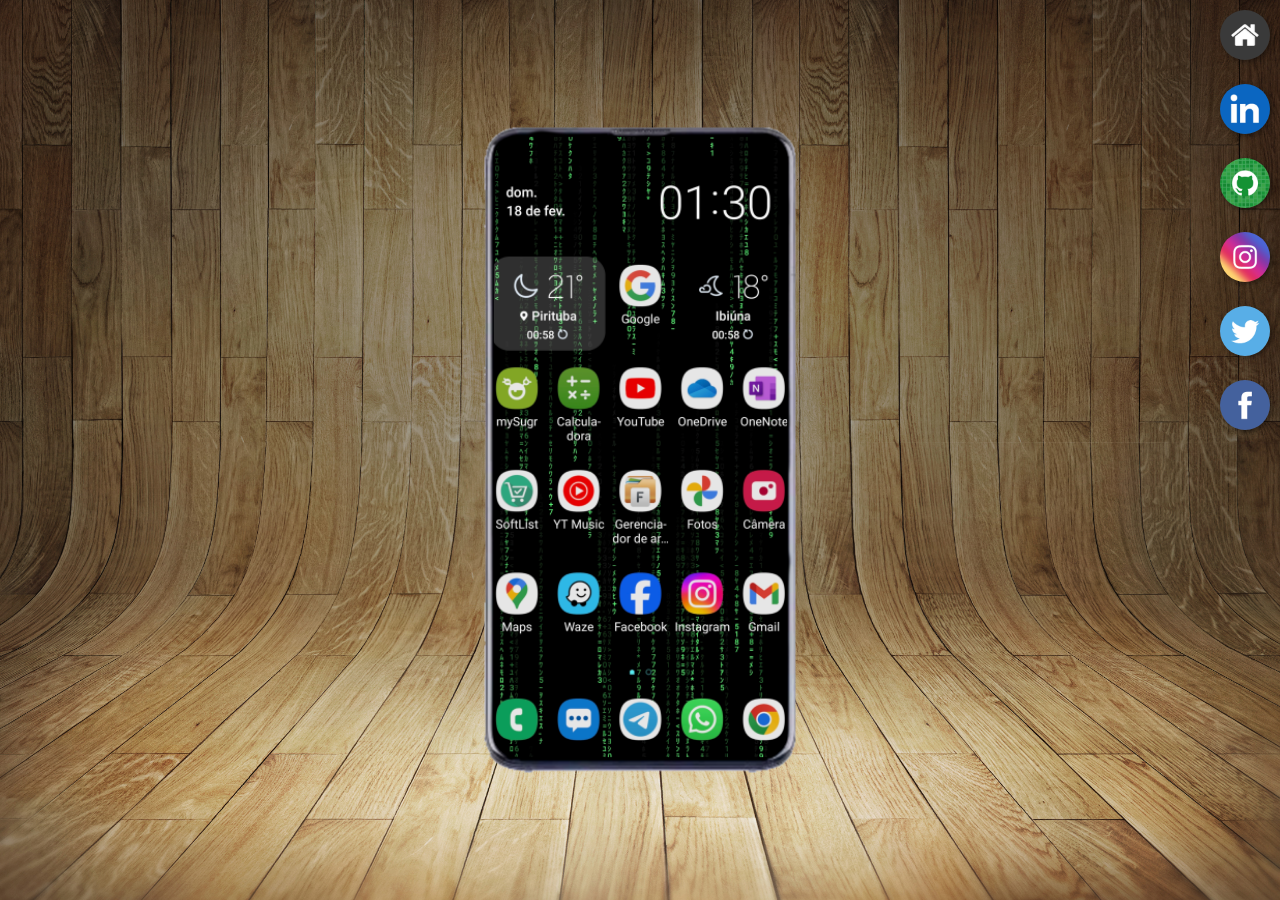
<file: index.html>
<!DOCTYPE html>
<html lang="pt-br">
<head>
    <meta charset="UTF-8">
    <meta name="viewport" content="width=device-width, initial-scale=1.0">
    <link rel="shortcut icon" href="imagens/favicon.ico" type="image/x-icon">
    <link rel="stylesheet" href="estilos/style.css">
    <title>Projeto Redes Sociais</title>
</head>
<body>
    <main>
        <section id="telefone">
            <iframe src="home.html" name="tela" id="tela" frameborder="0">Seu navegador não é compatível com isso!</iframe>
        </section>

        <section id="redes-sociais">
            <a href="home.html" target="tela"><img src="imagens/logo-home.jpg" alt="Home"></a><br>
            <a href="linkedin.html" target="tela"><img src="imagens/logo-linkedin.jpg" alt="LinkedIn"></a><br>
            <a href="github.html" target="tela"><img src="imagens/logo-github.jpg" alt="GitHub"></a><br>
            <a href="instagram.html" target="tela"><img src="imagens/logo-instagram.jpg" alt="Instagram"></a><br>
            <a href="twiter.html" target="tela"><img src="imagens/logo-twitter.jpg" alt="Twitter"></a><br>
            <a href="facebook.html" target="tela"><img src="imagens/logo-facebook.jpg" alt="Facebook"></a>
        </section>
    </main>
</body>
</html>
</file>
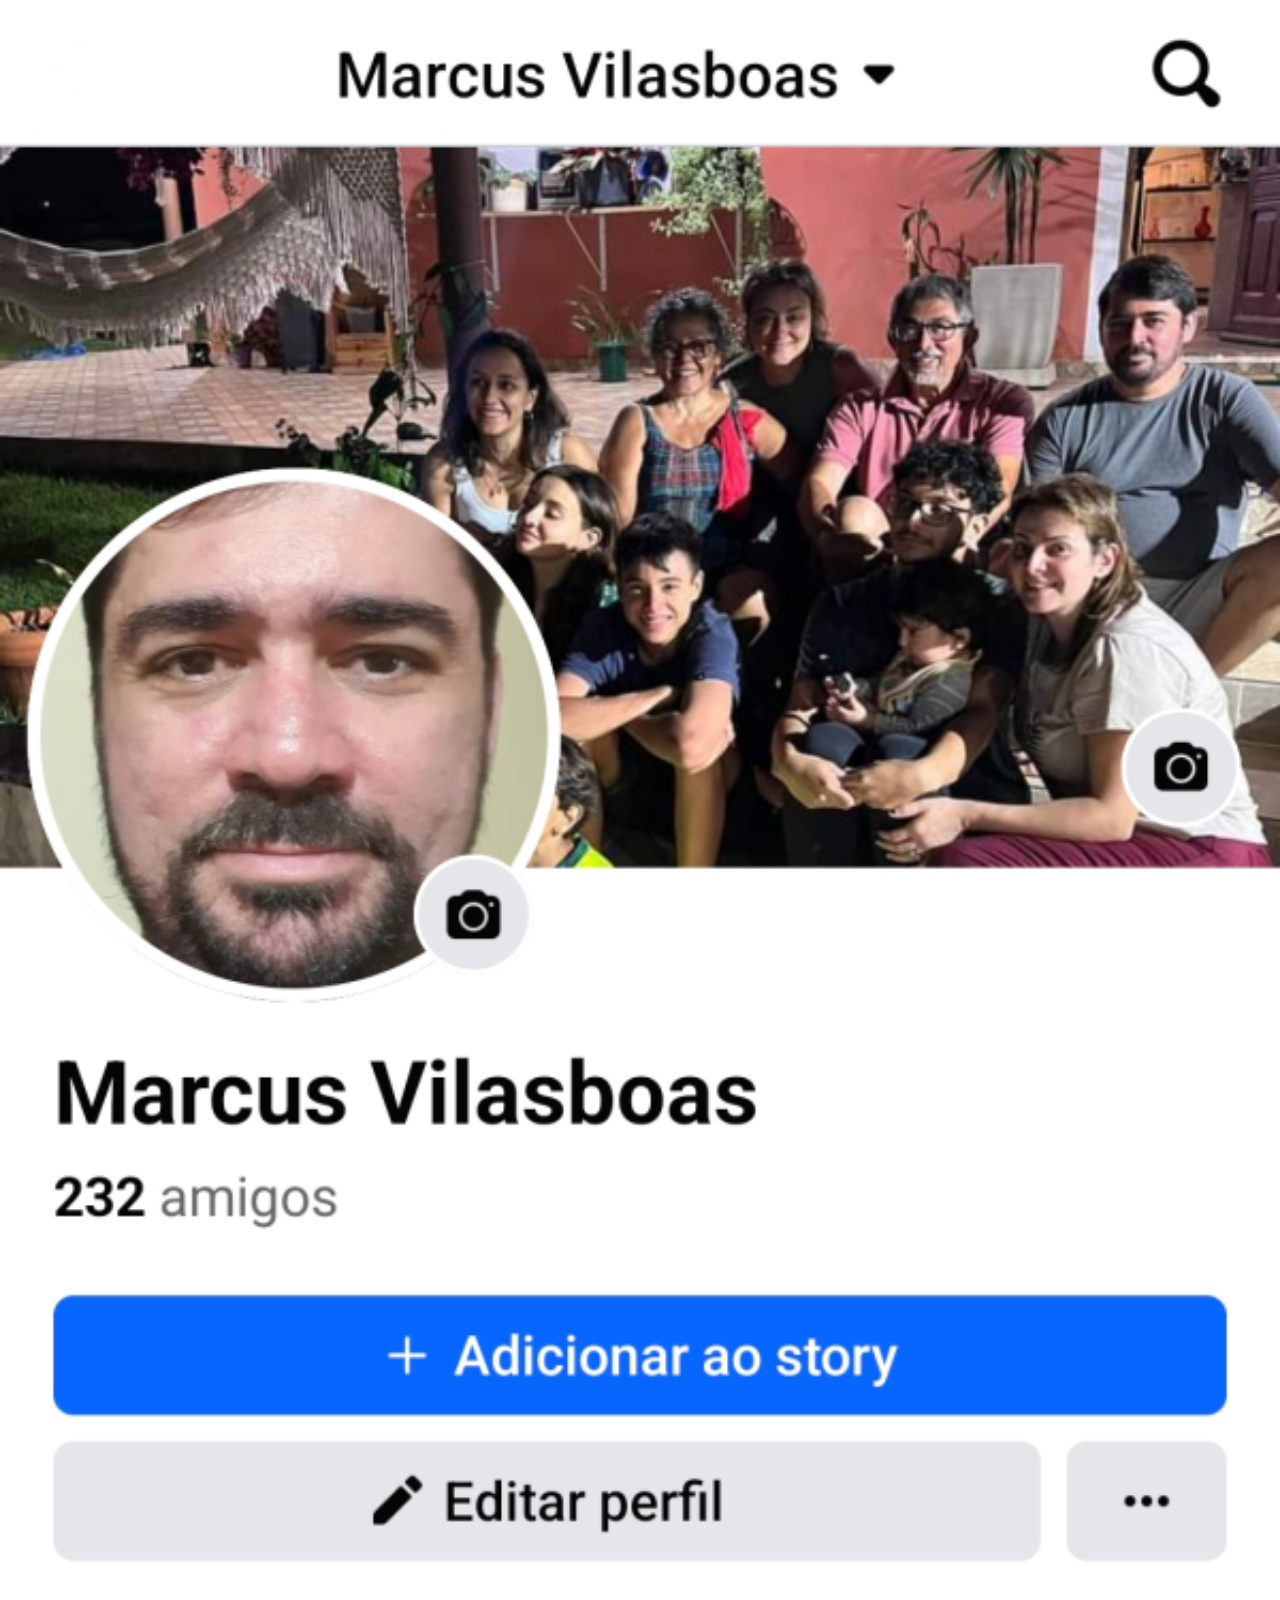
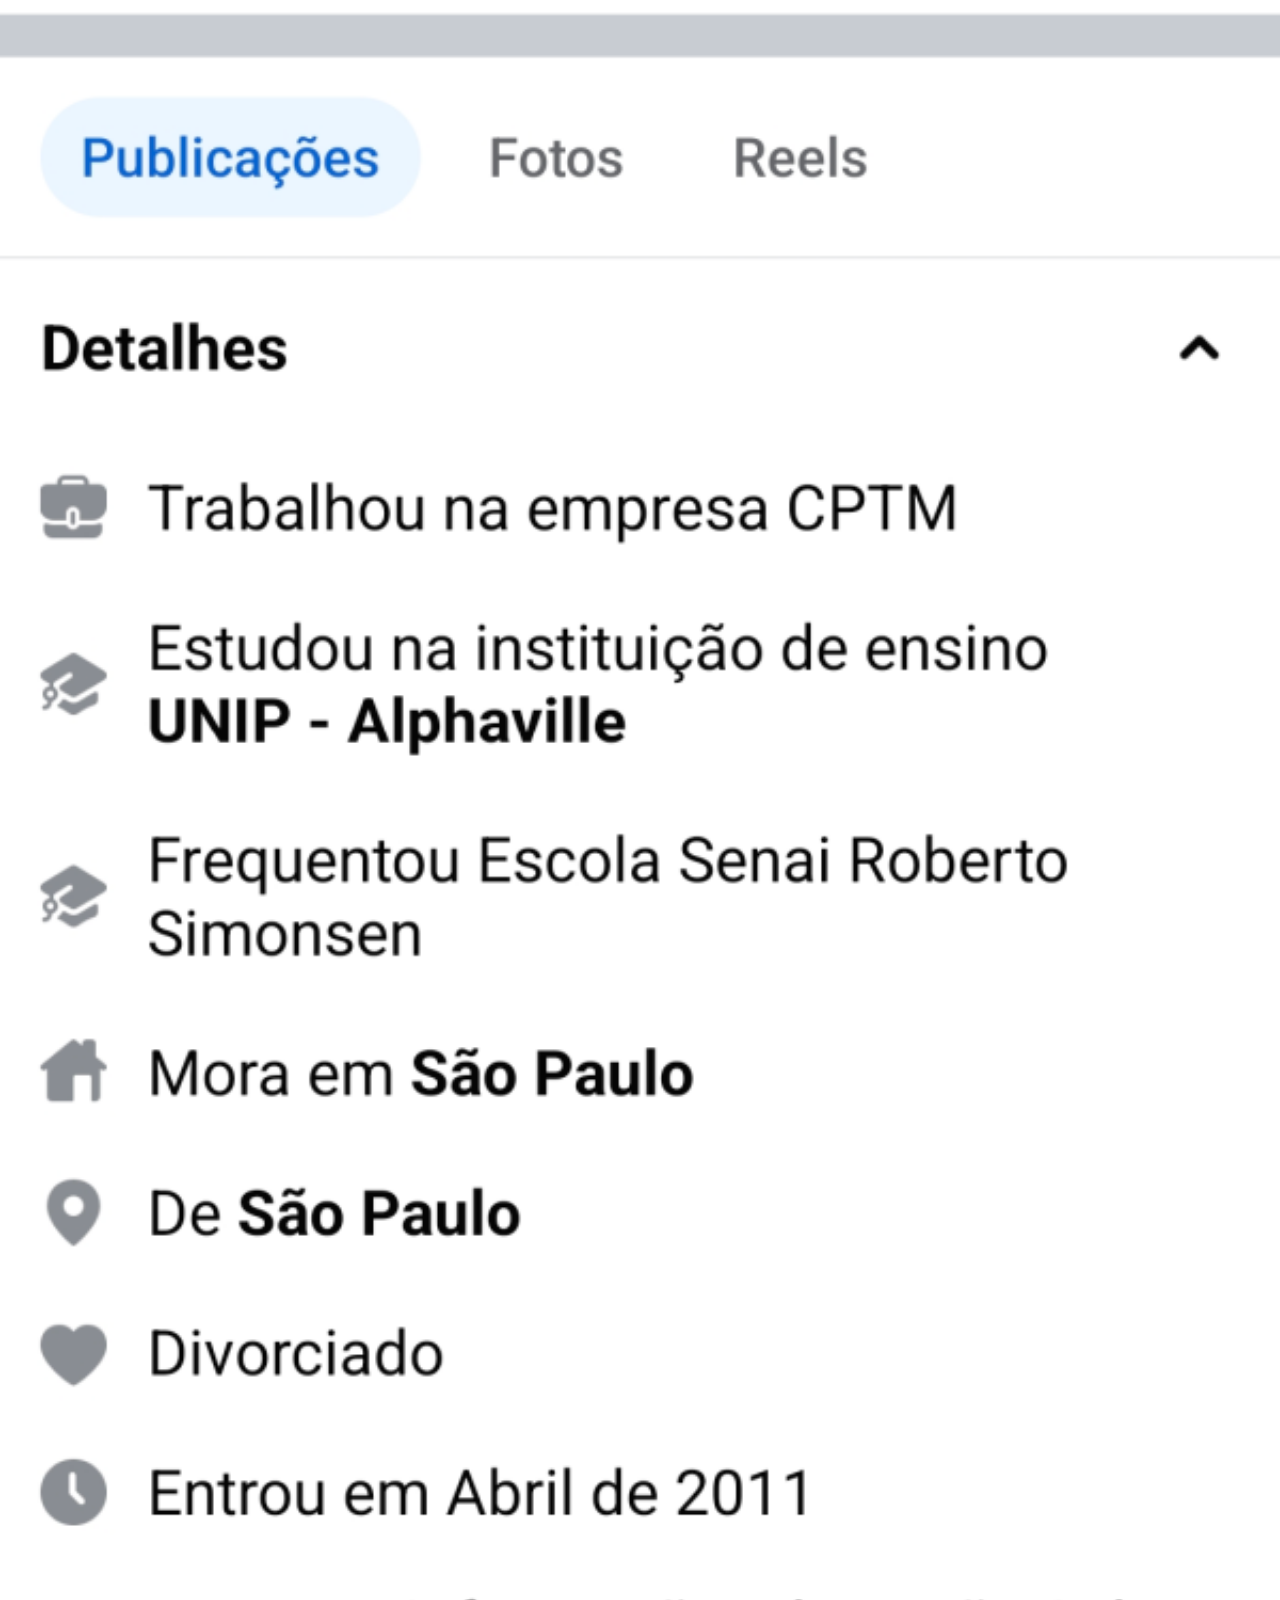
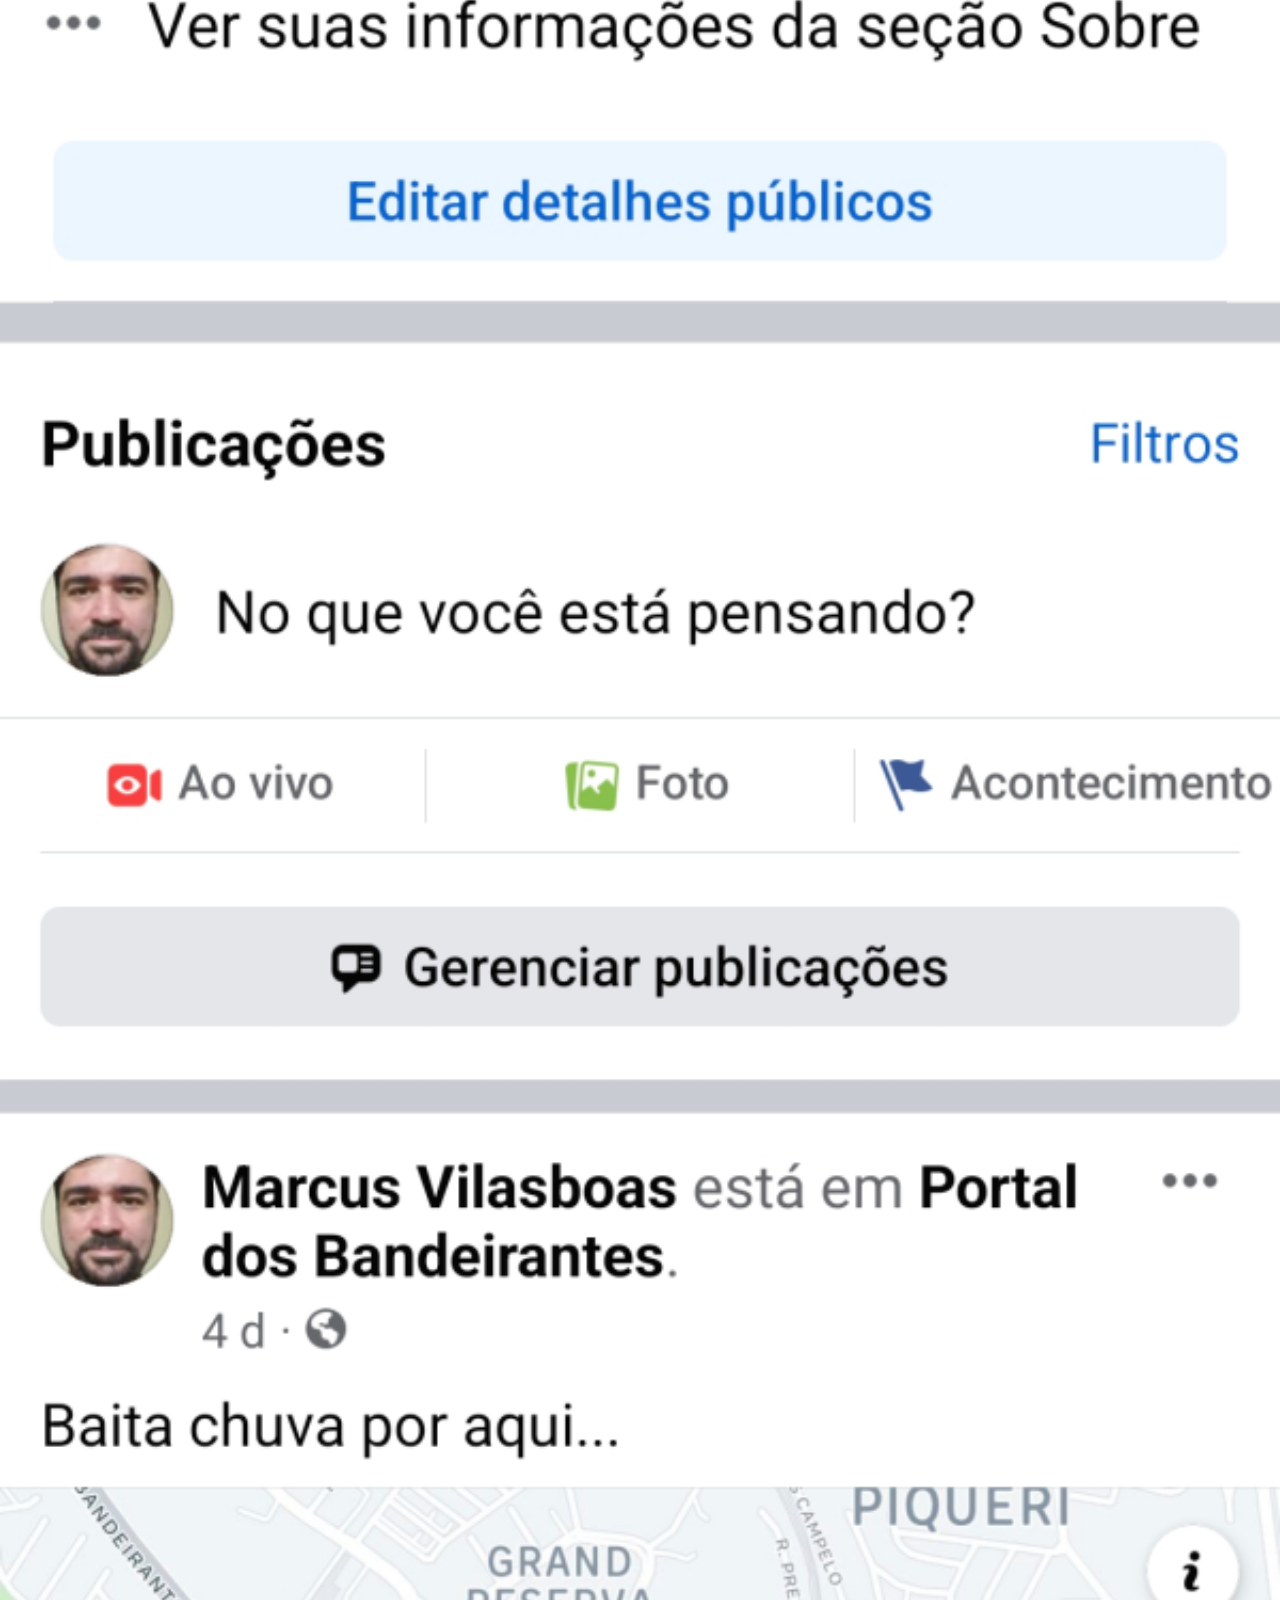
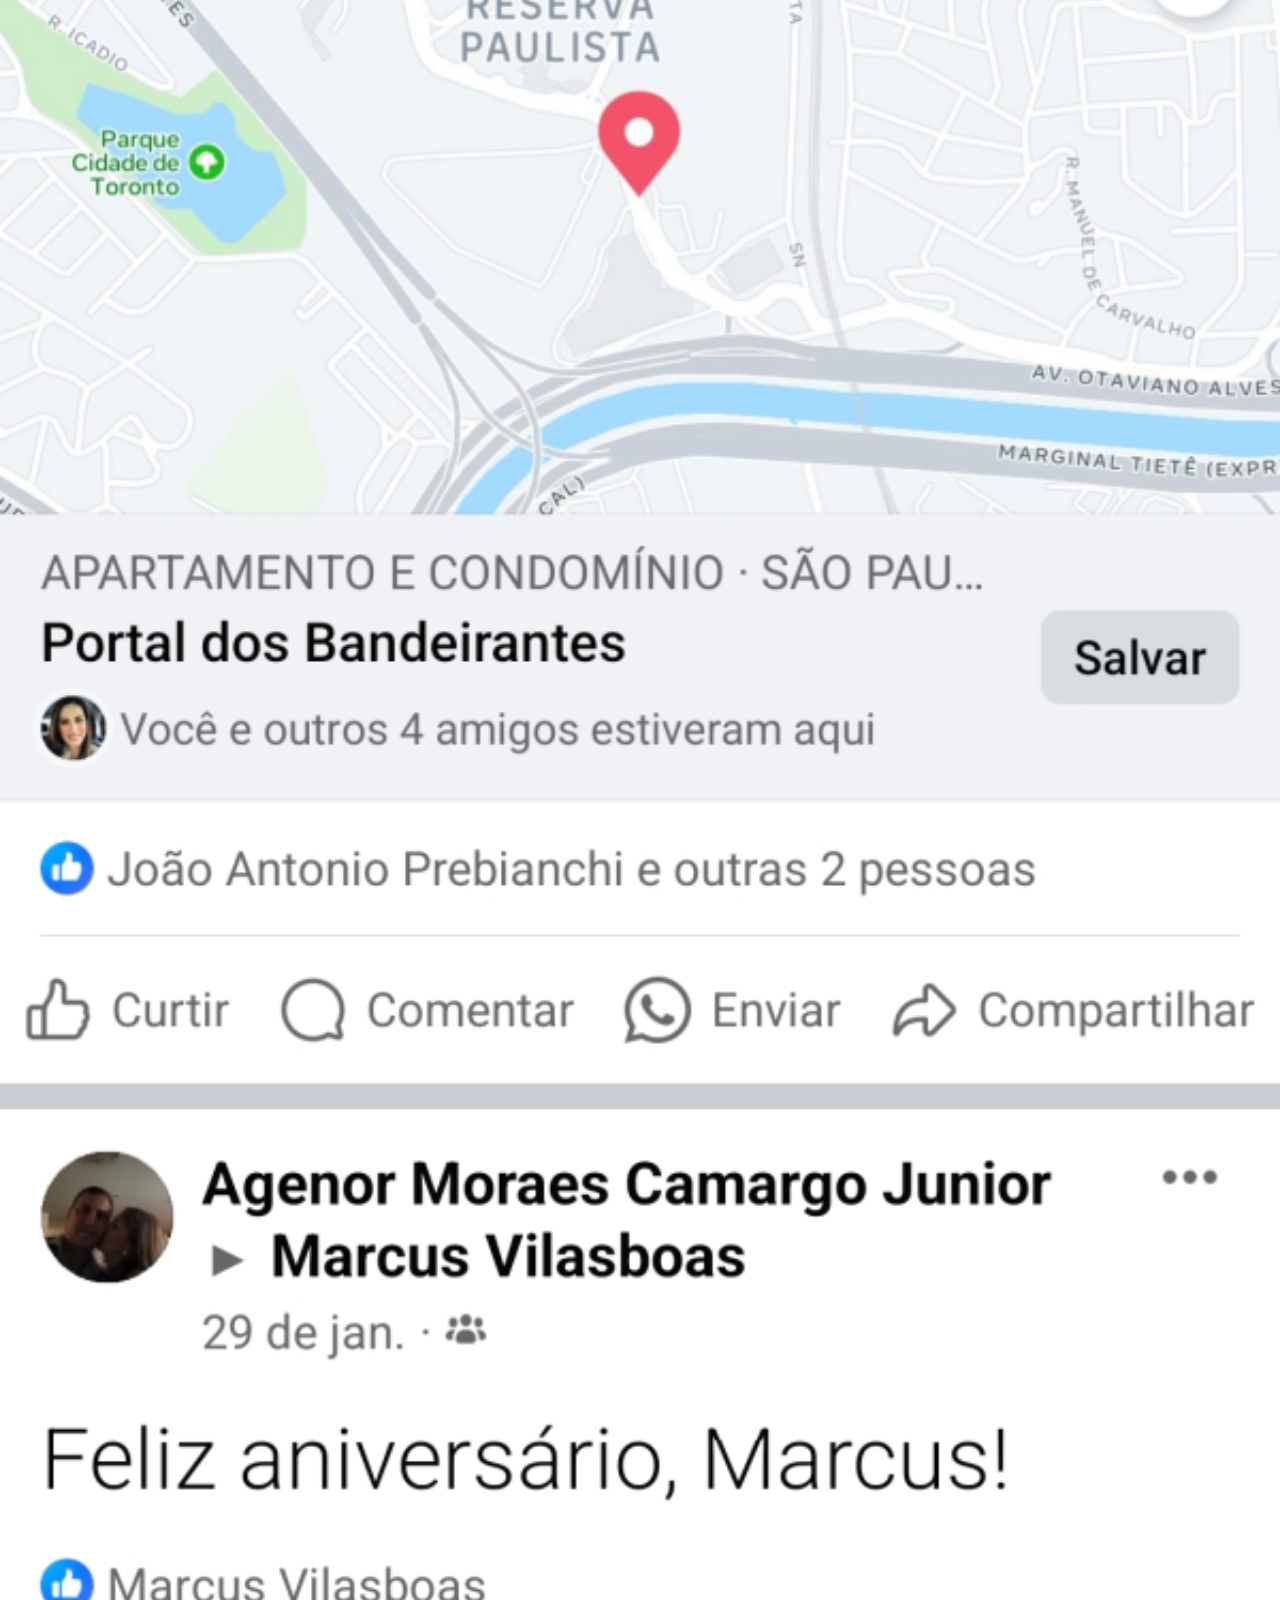
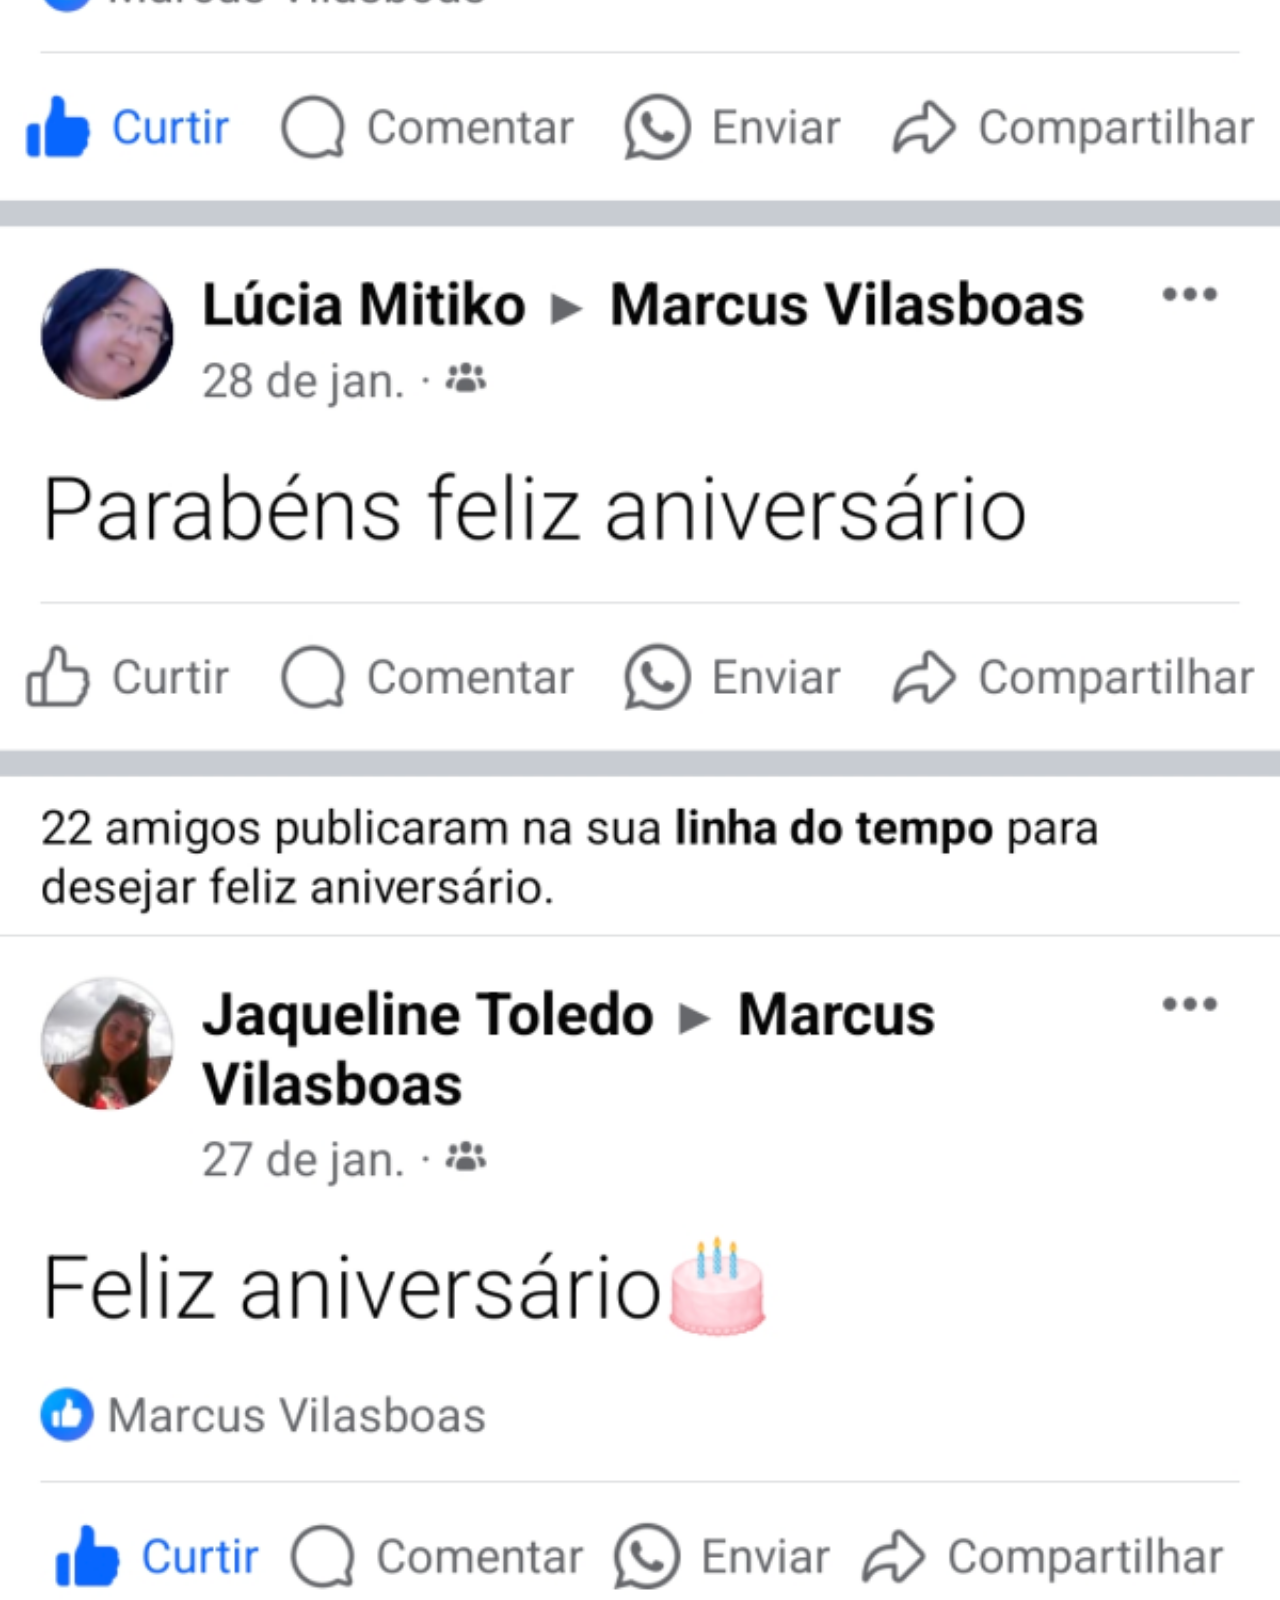
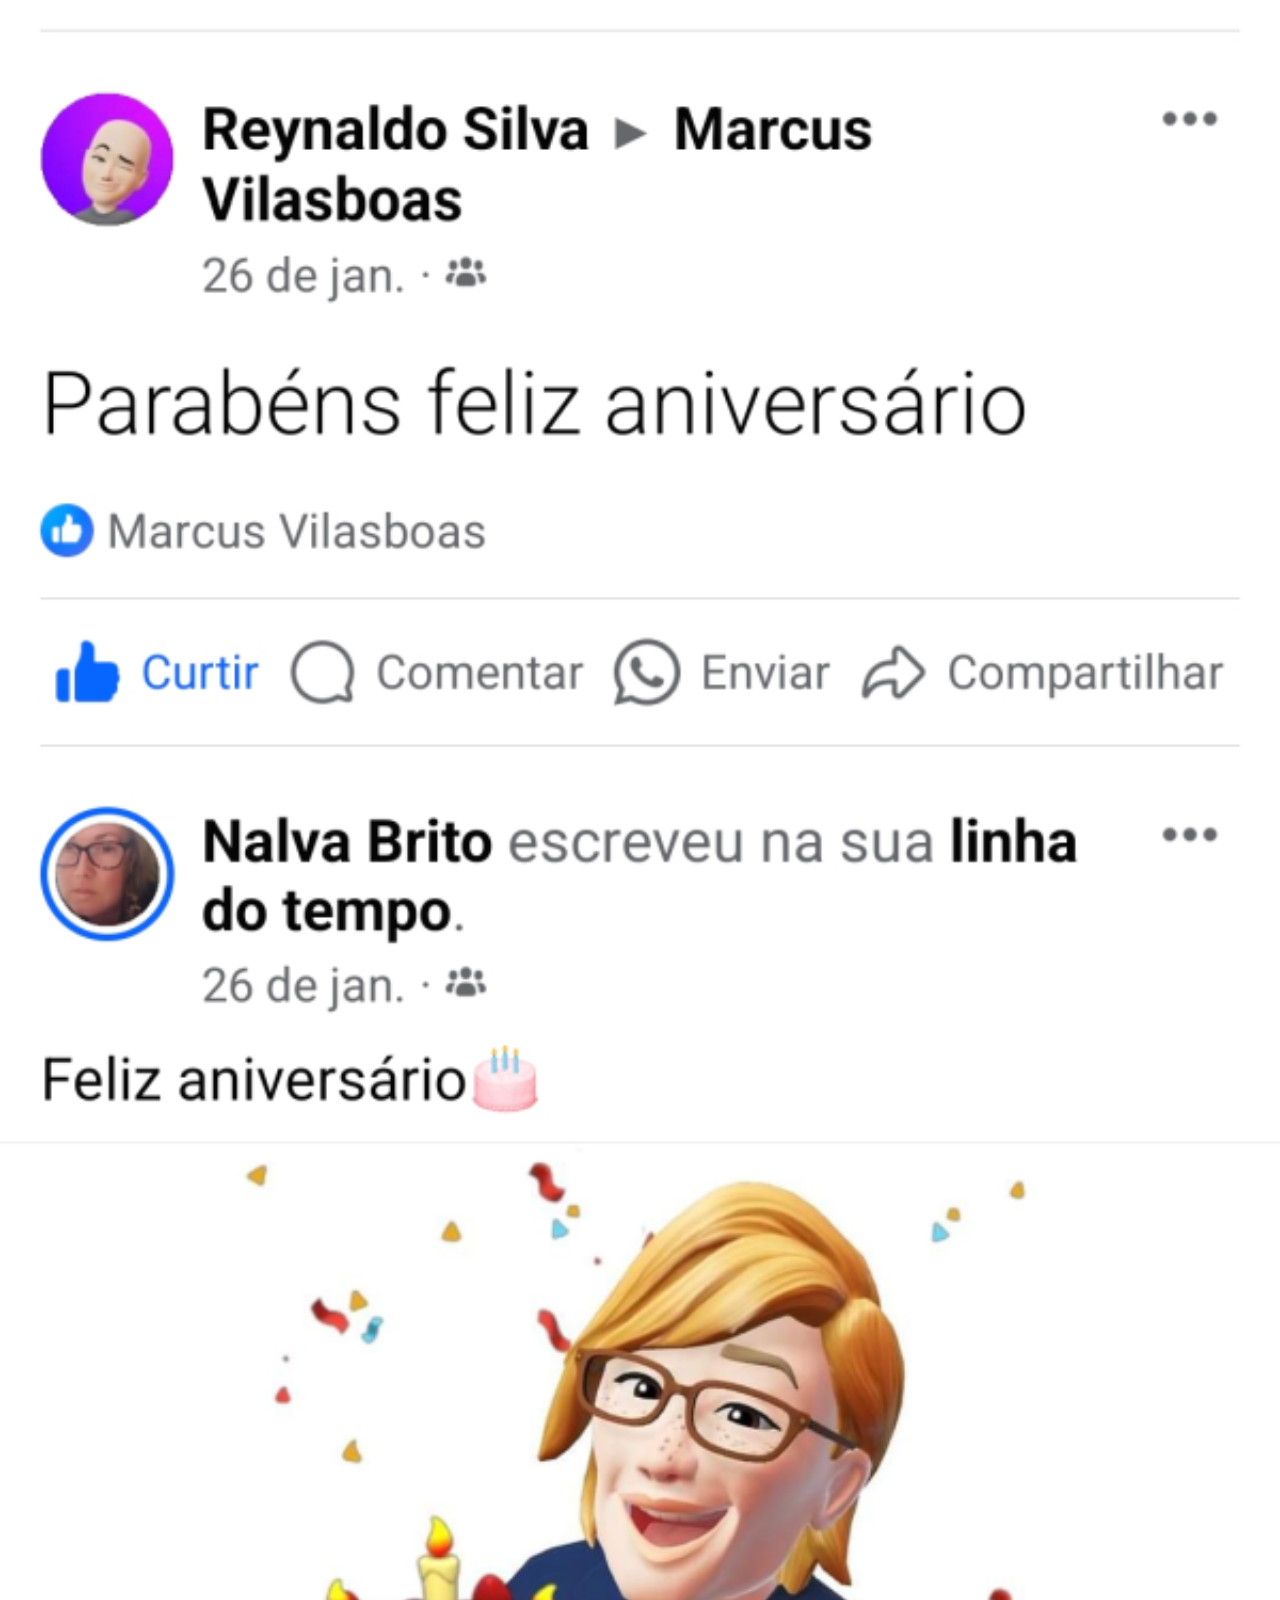
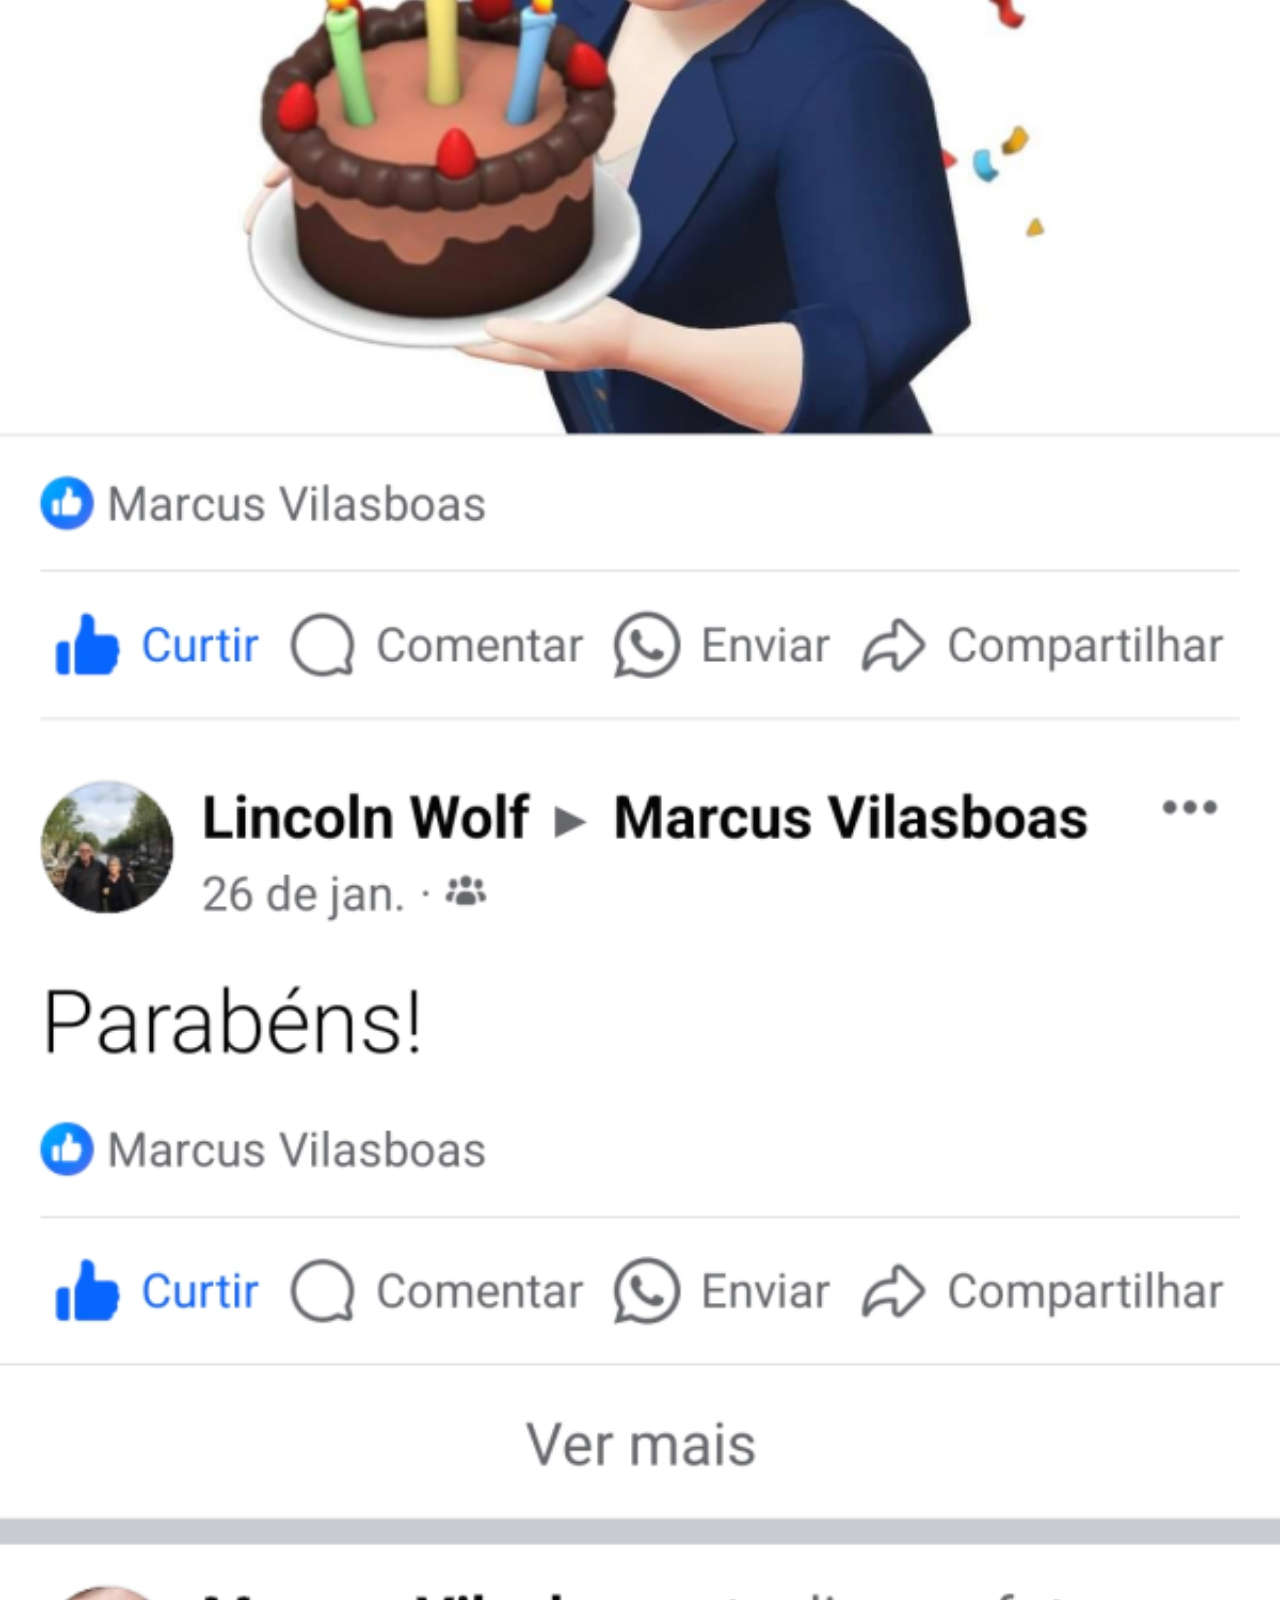
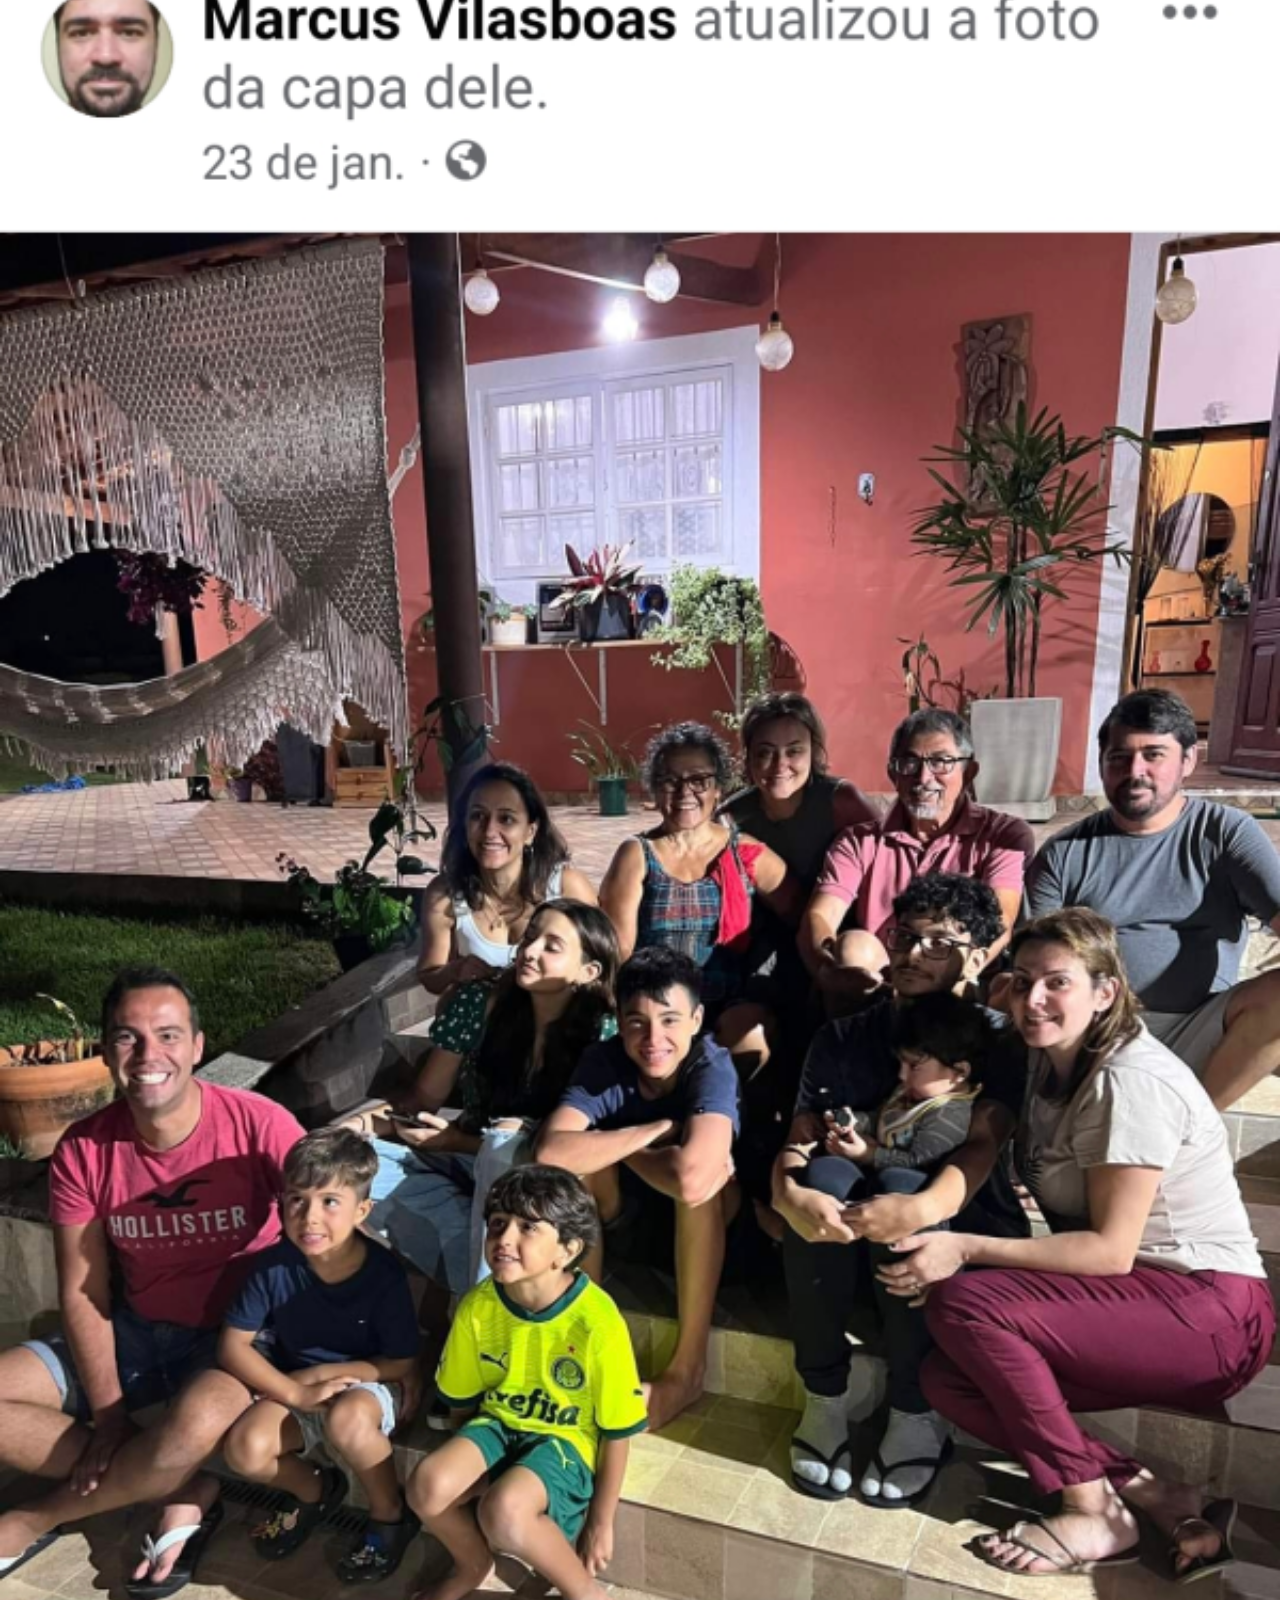
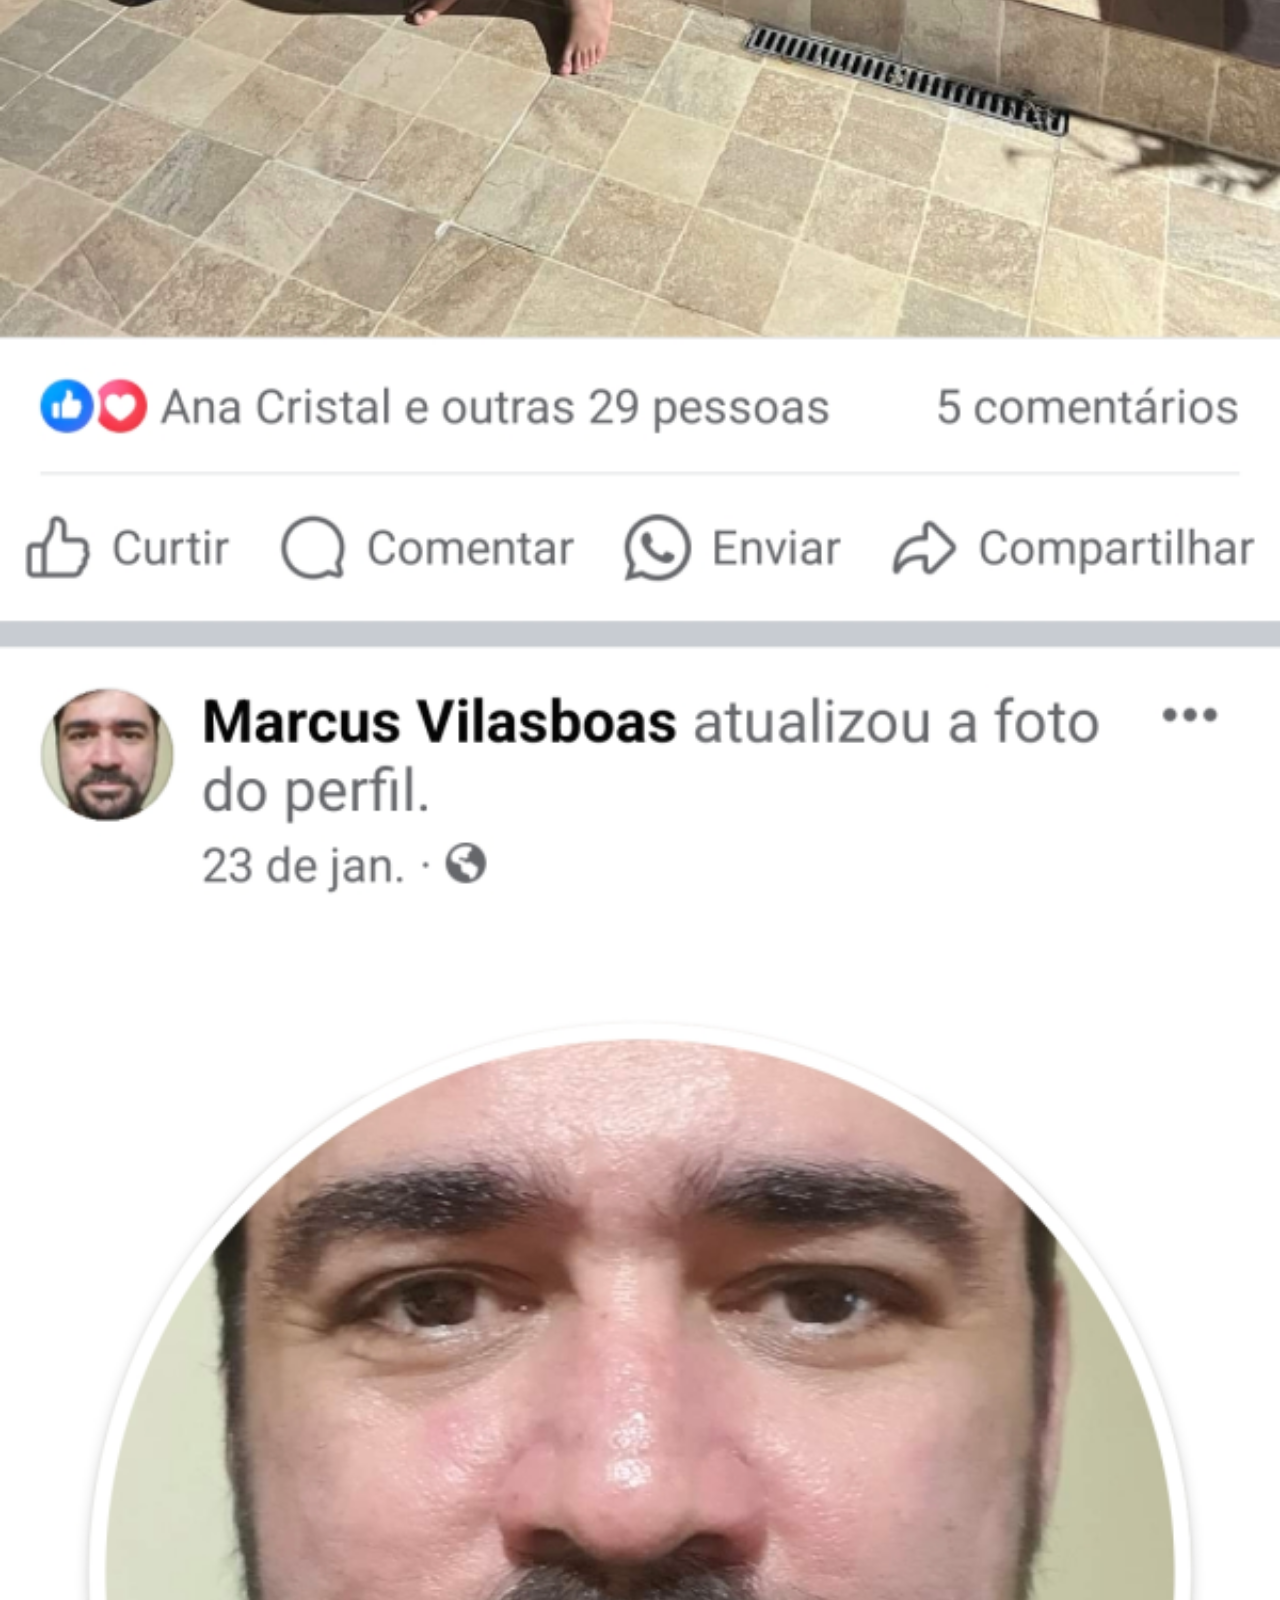
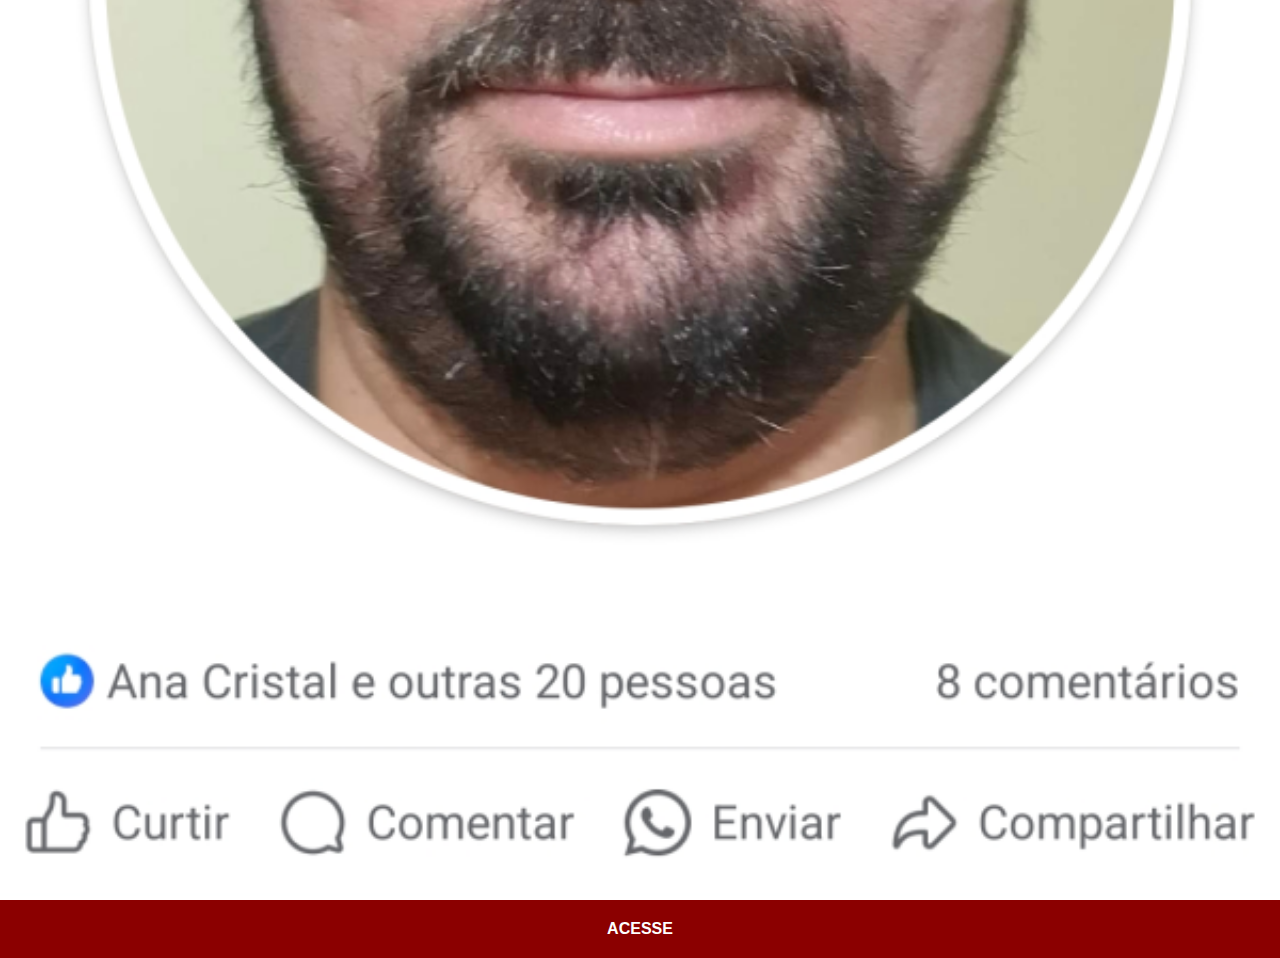
<file: facebook.html>
<!DOCTYPE html>
<html lang="pt-br">
<head>
    <meta charset="UTF-8">
    <meta name="viewport" content="width=device-width, initial-scale=1.0">
    <title>Facebook</title>
    <link rel="stylesheet" href="estilos/social.css">
</head>
<body>
    <img src="imagens/tela-facebook.png" alt="Facebook"><a href="https://www.facebook.com/marcus.vilasboas.5" target="_blank">ACESSE</a>
</body>
</html>
</file>
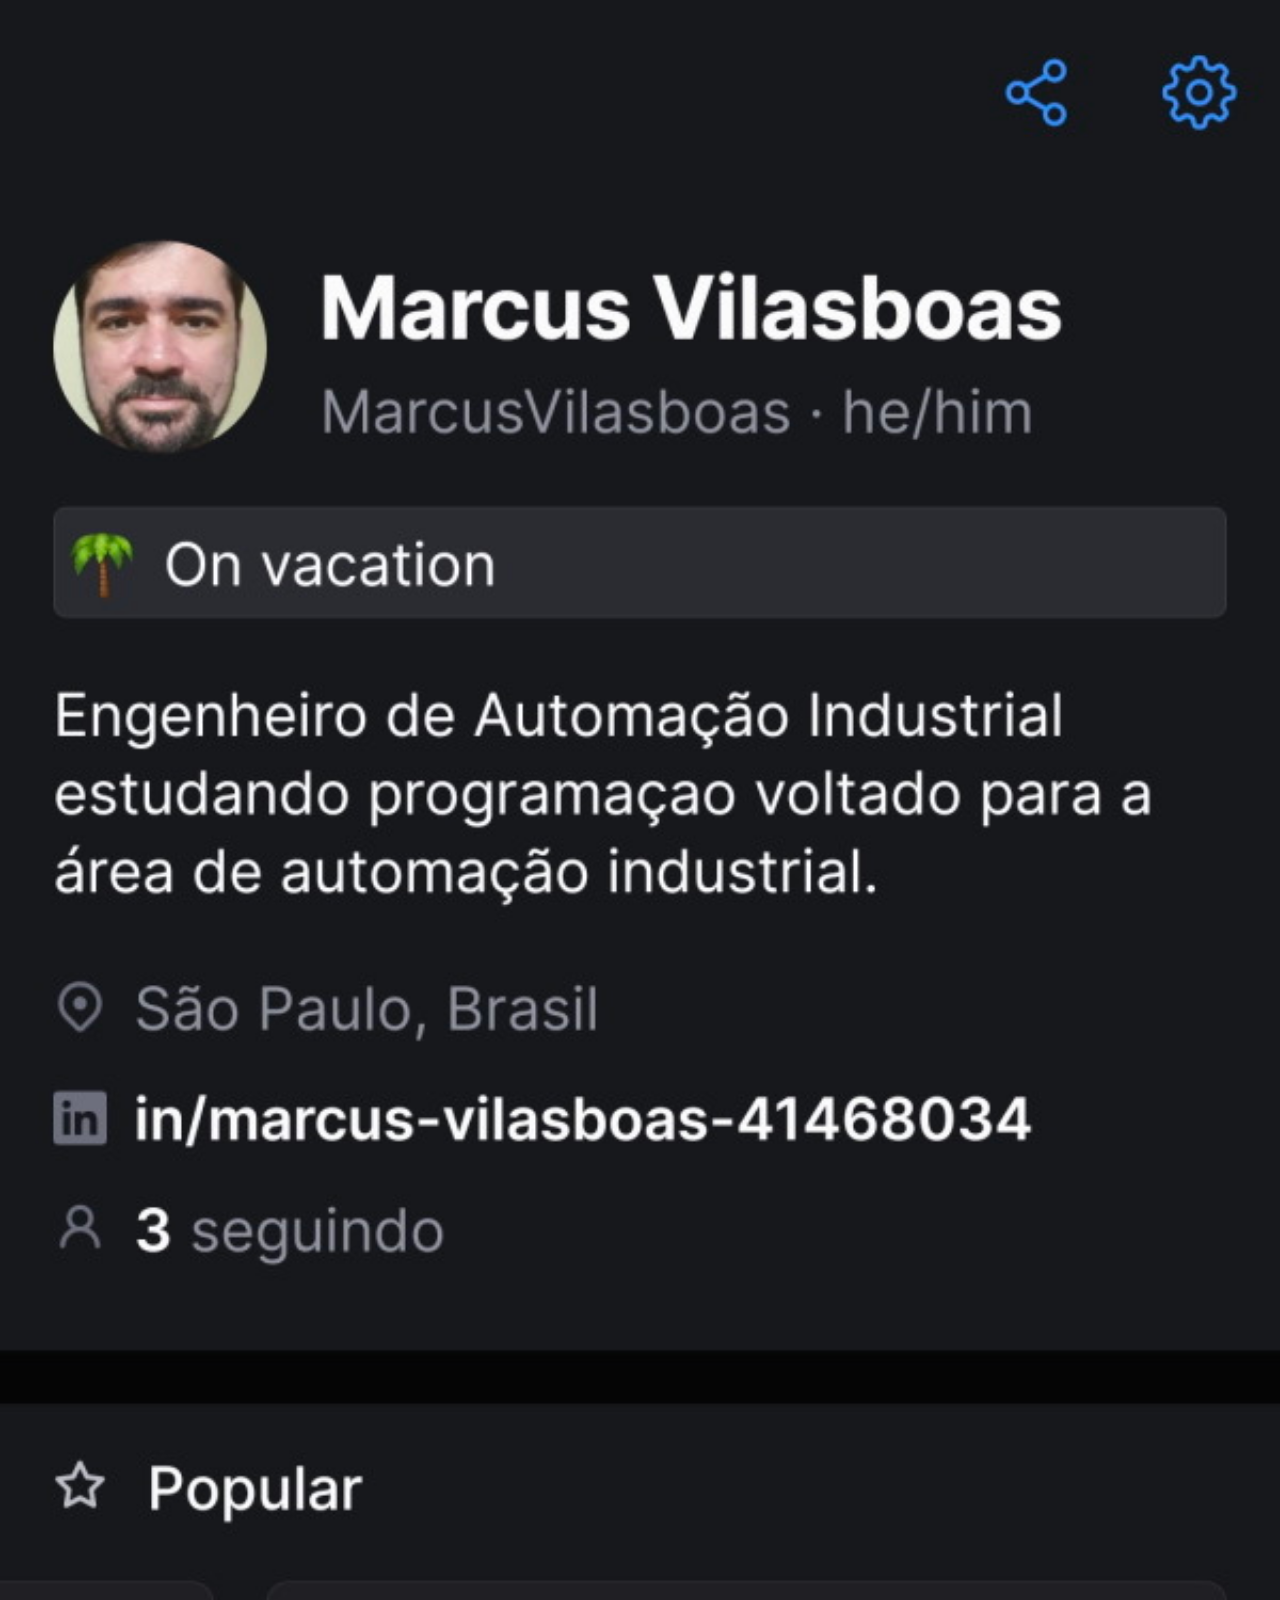
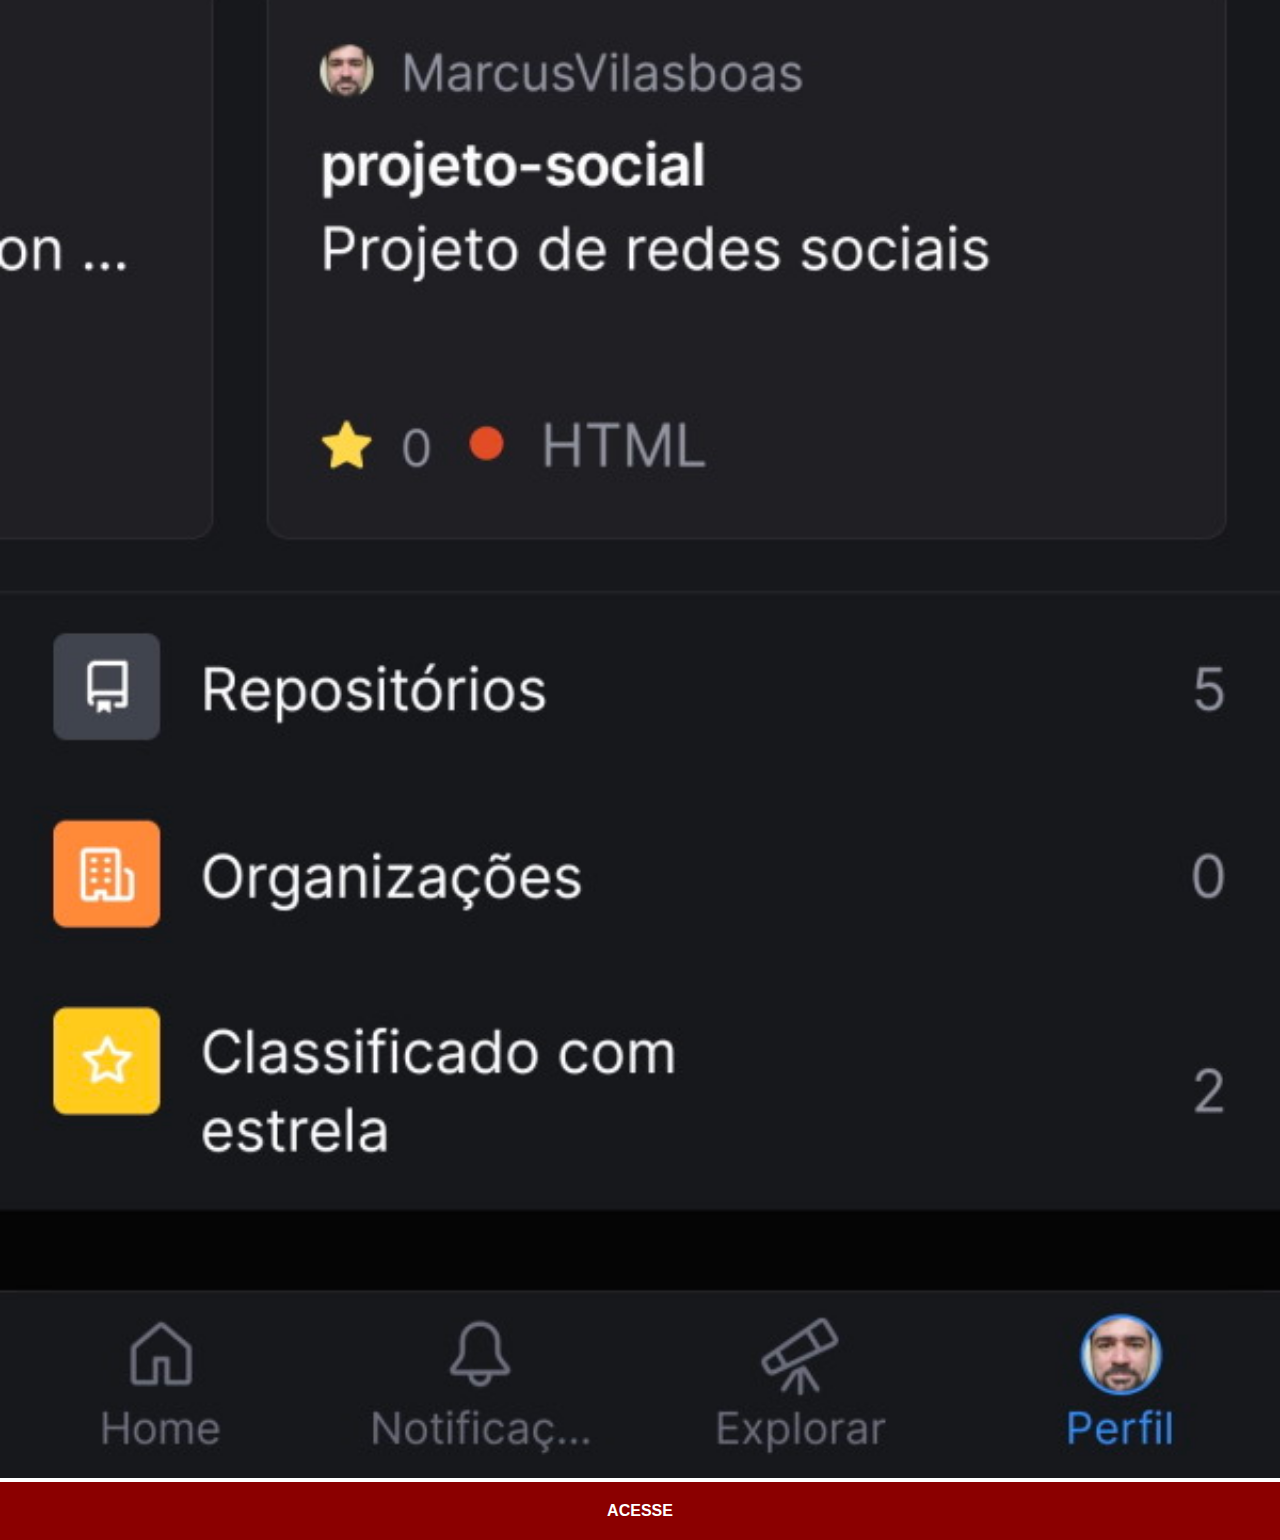
<file: github.html>
<!DOCTYPE html>
<html lang="pt-br">
<head>
    <meta charset="UTF-8">
    <meta name="viewport" content="width=device-width, initial-scale=1.0">
    <title>GitHub</title>
    <link rel="stylesheet" href="estilos/social.css">
</head>
<body>
    <img src="imagens/tela-github.png" alt="GitHub"><a href="https://github.com/MarcusVilasboas" target="_blank">ACESSE</a>
</body>
</html>
</file>
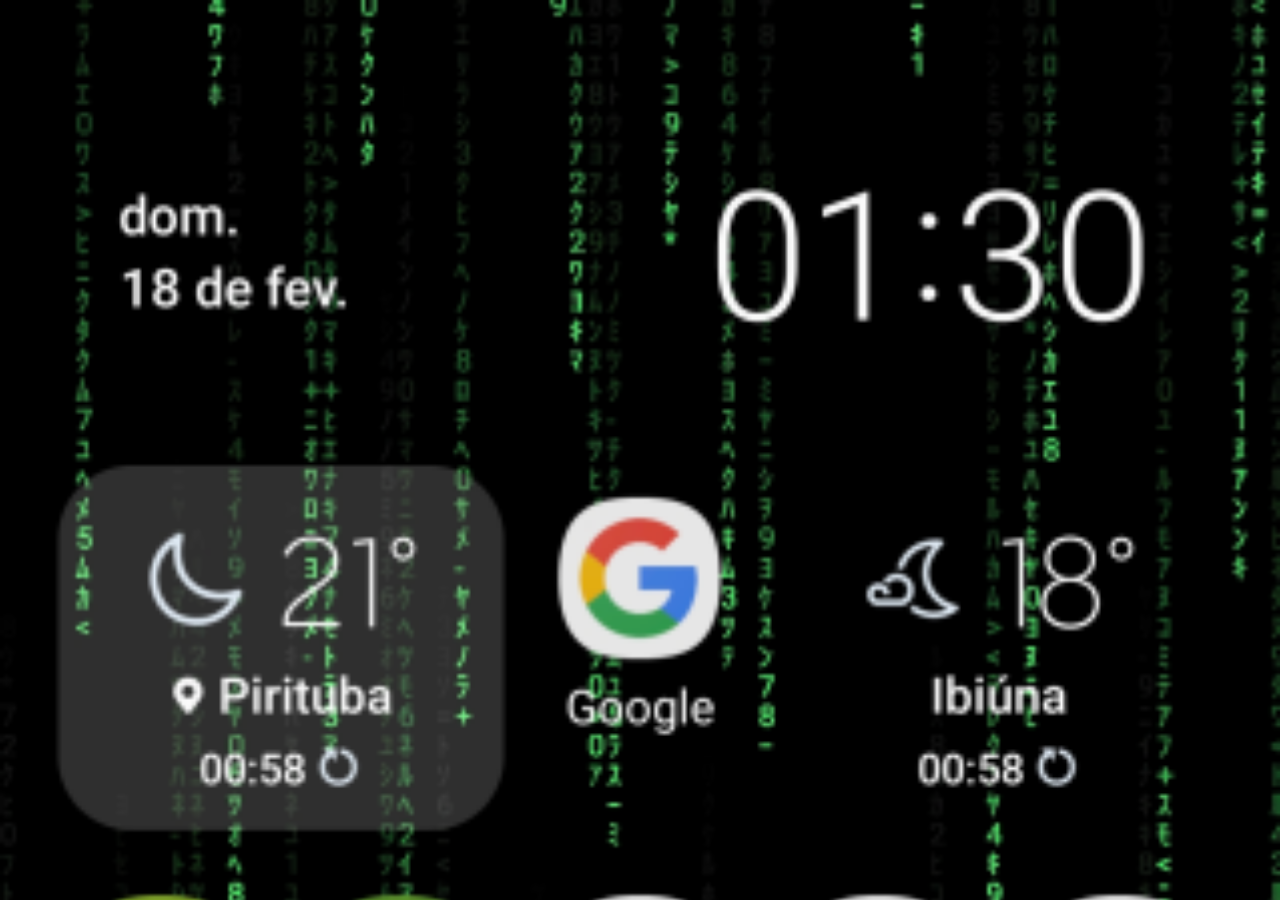
<file: home.html>
<!DOCTYPE html>
<html lang="pt-br">
<head>
    <meta charset="UTF-8">
    <meta name="viewport" content="width=device-width, initial-scale=1.0">
    <title>Home</title>
</head>
<style>
    * {
        margin: 0px;
        padding: 0px;
    }

    body {
        width: 100vw;
        height: 100vh;
        background: black url('imagens/tela-home-s10.png') no-repeat top center;
        background-size: cover ;
    }
</style>
<body>
    
</body>
</html>
</file>
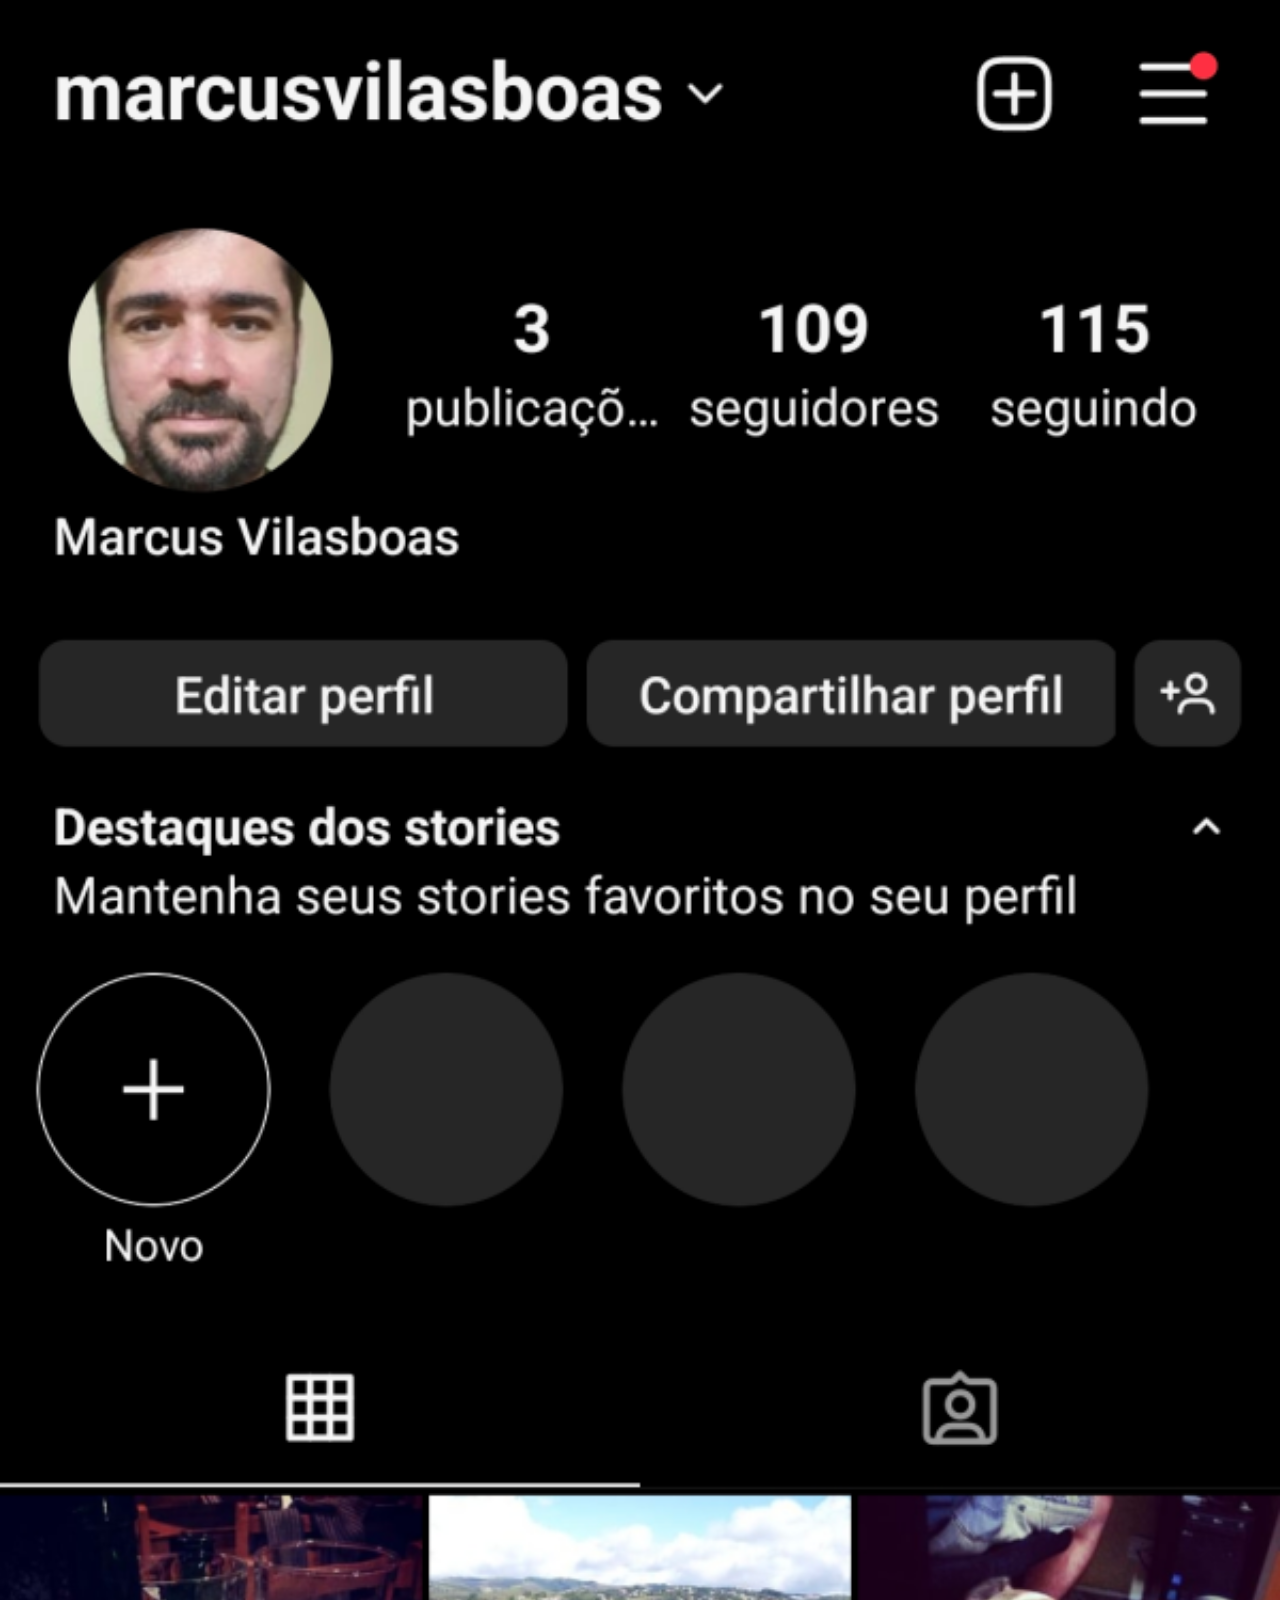
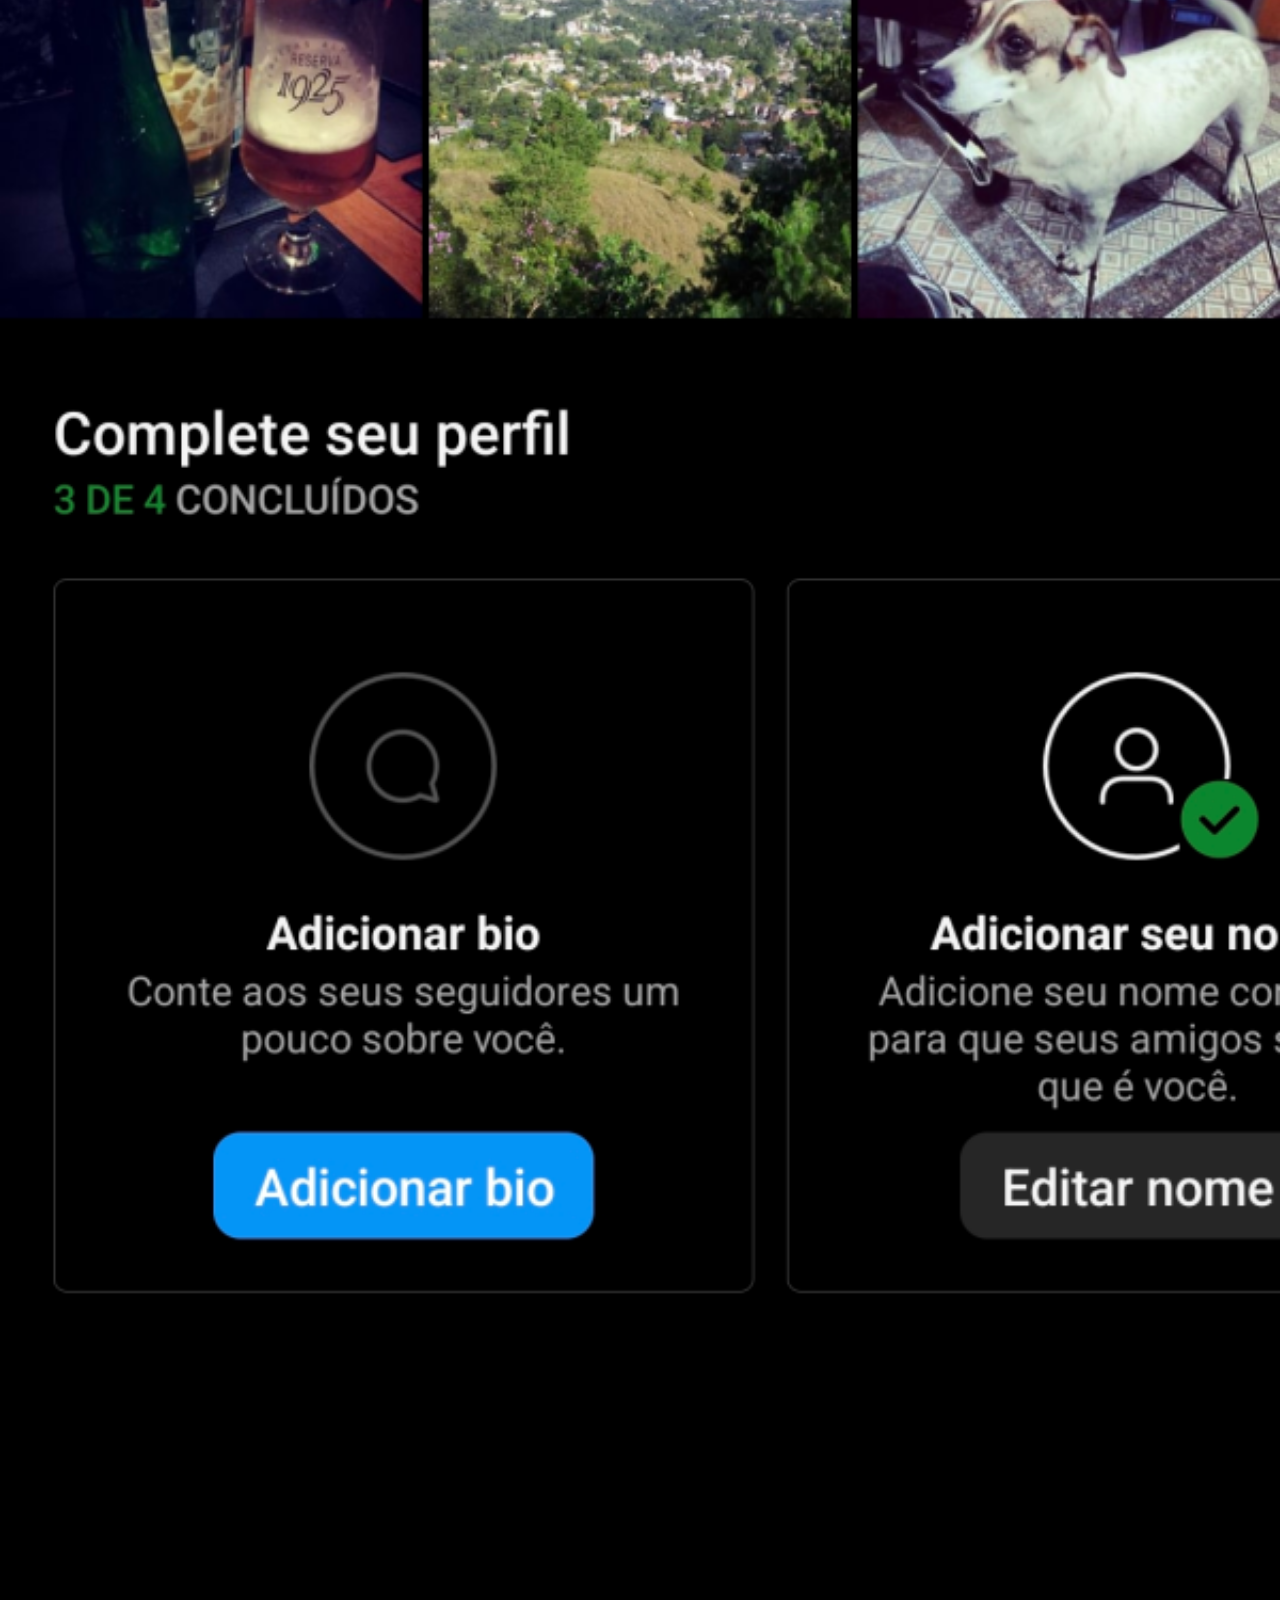
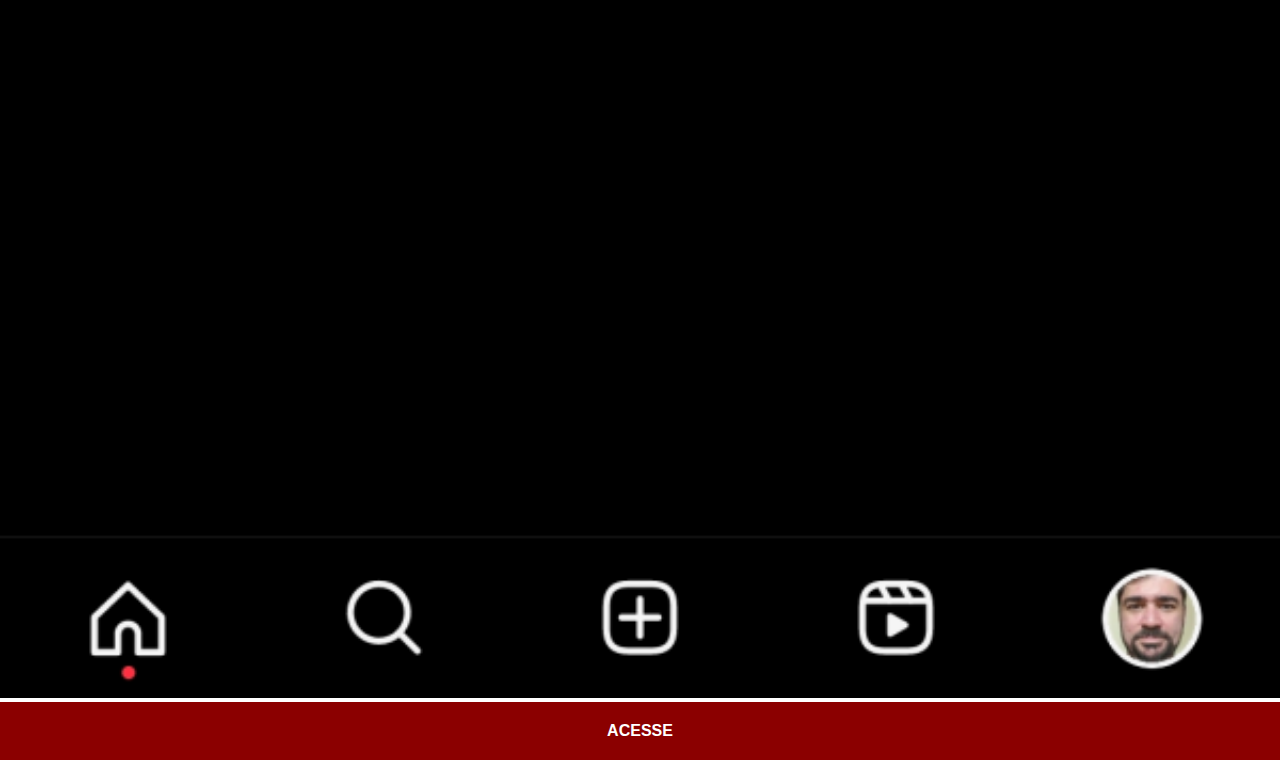
<file: instagram.html>
<!DOCTYPE html>
<html lang="pt-br">
<head>
    <meta charset="UTF-8">
    <meta name="viewport" content="width=device-width, initial-scale=1.0">
    <title>Instagram</title>
    <link rel="stylesheet" href="estilos/social.css">
</head>
<body>
    <img src="imagens/tela-instagram.png" alt="Instagram"><a href="https://www.instagram.com/marcusvilasboas" target="_blank">ACESSE</a>
</body>
</html>
</file>
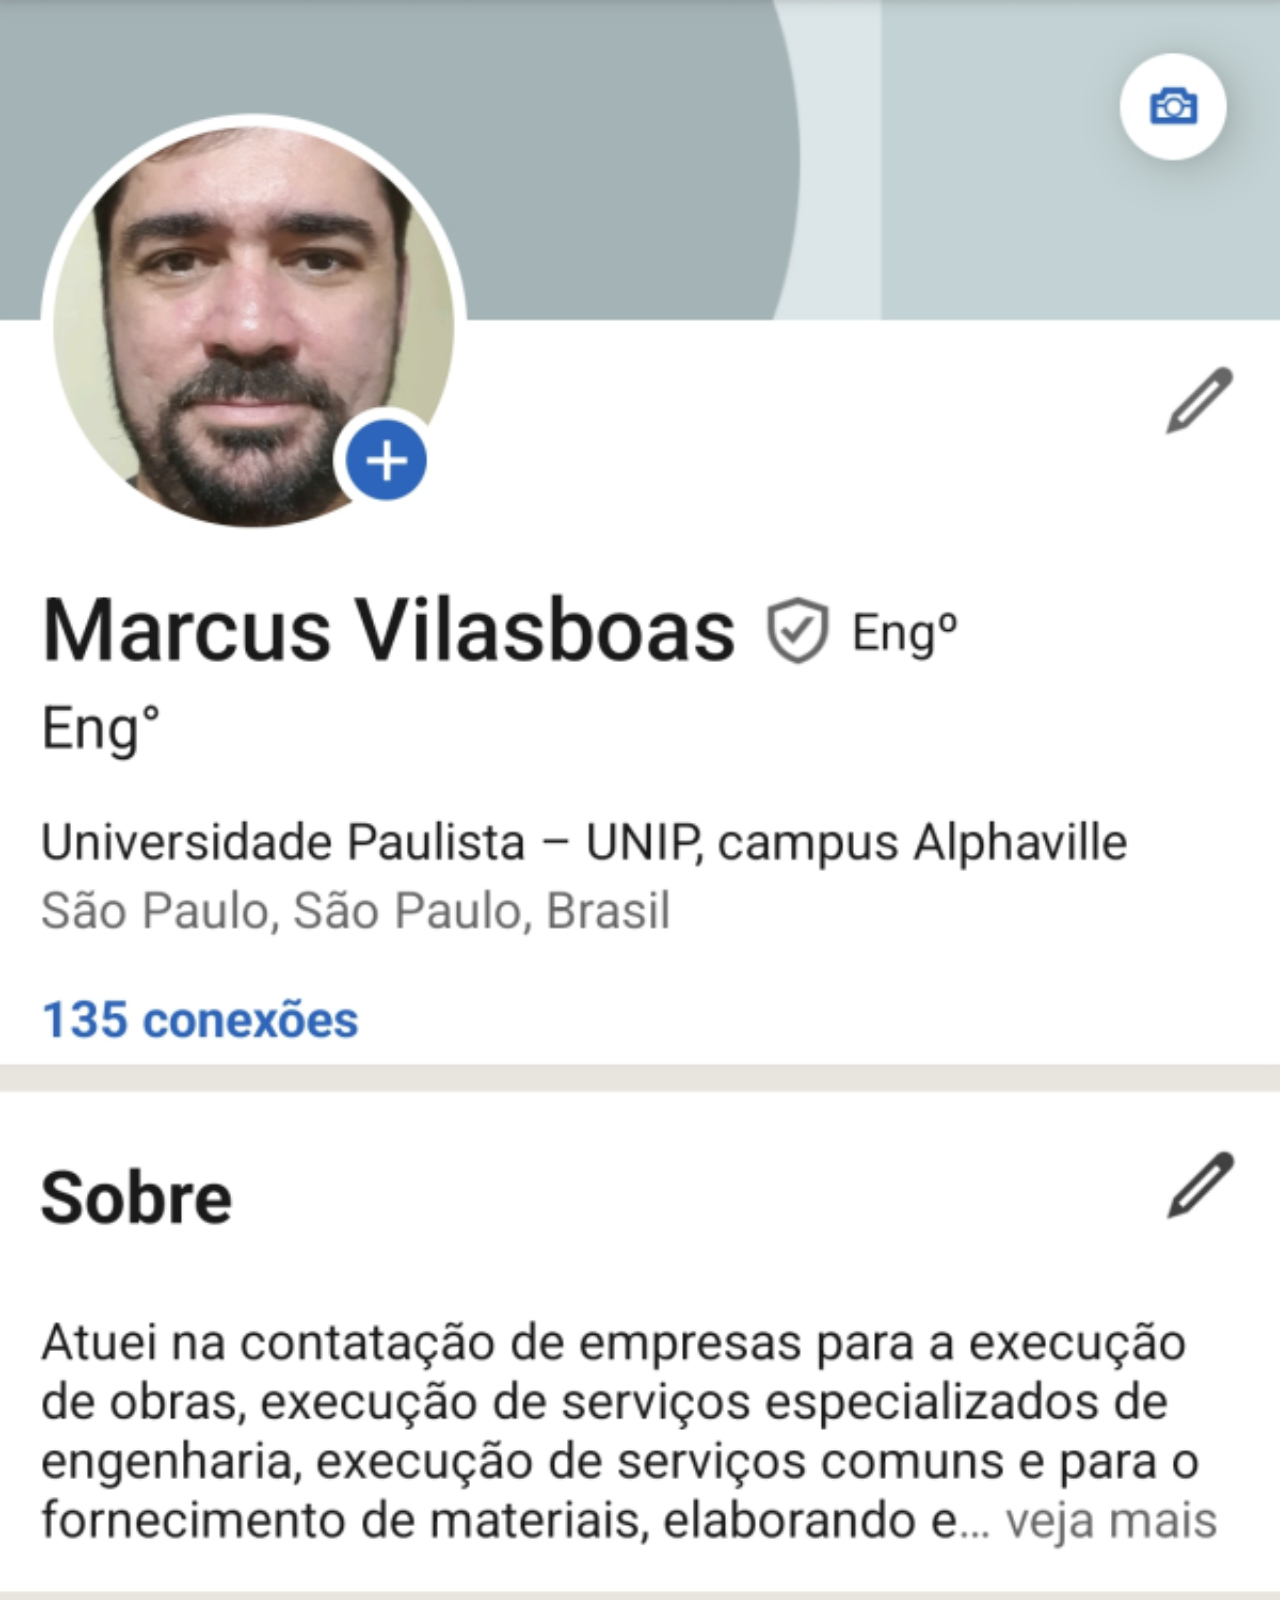
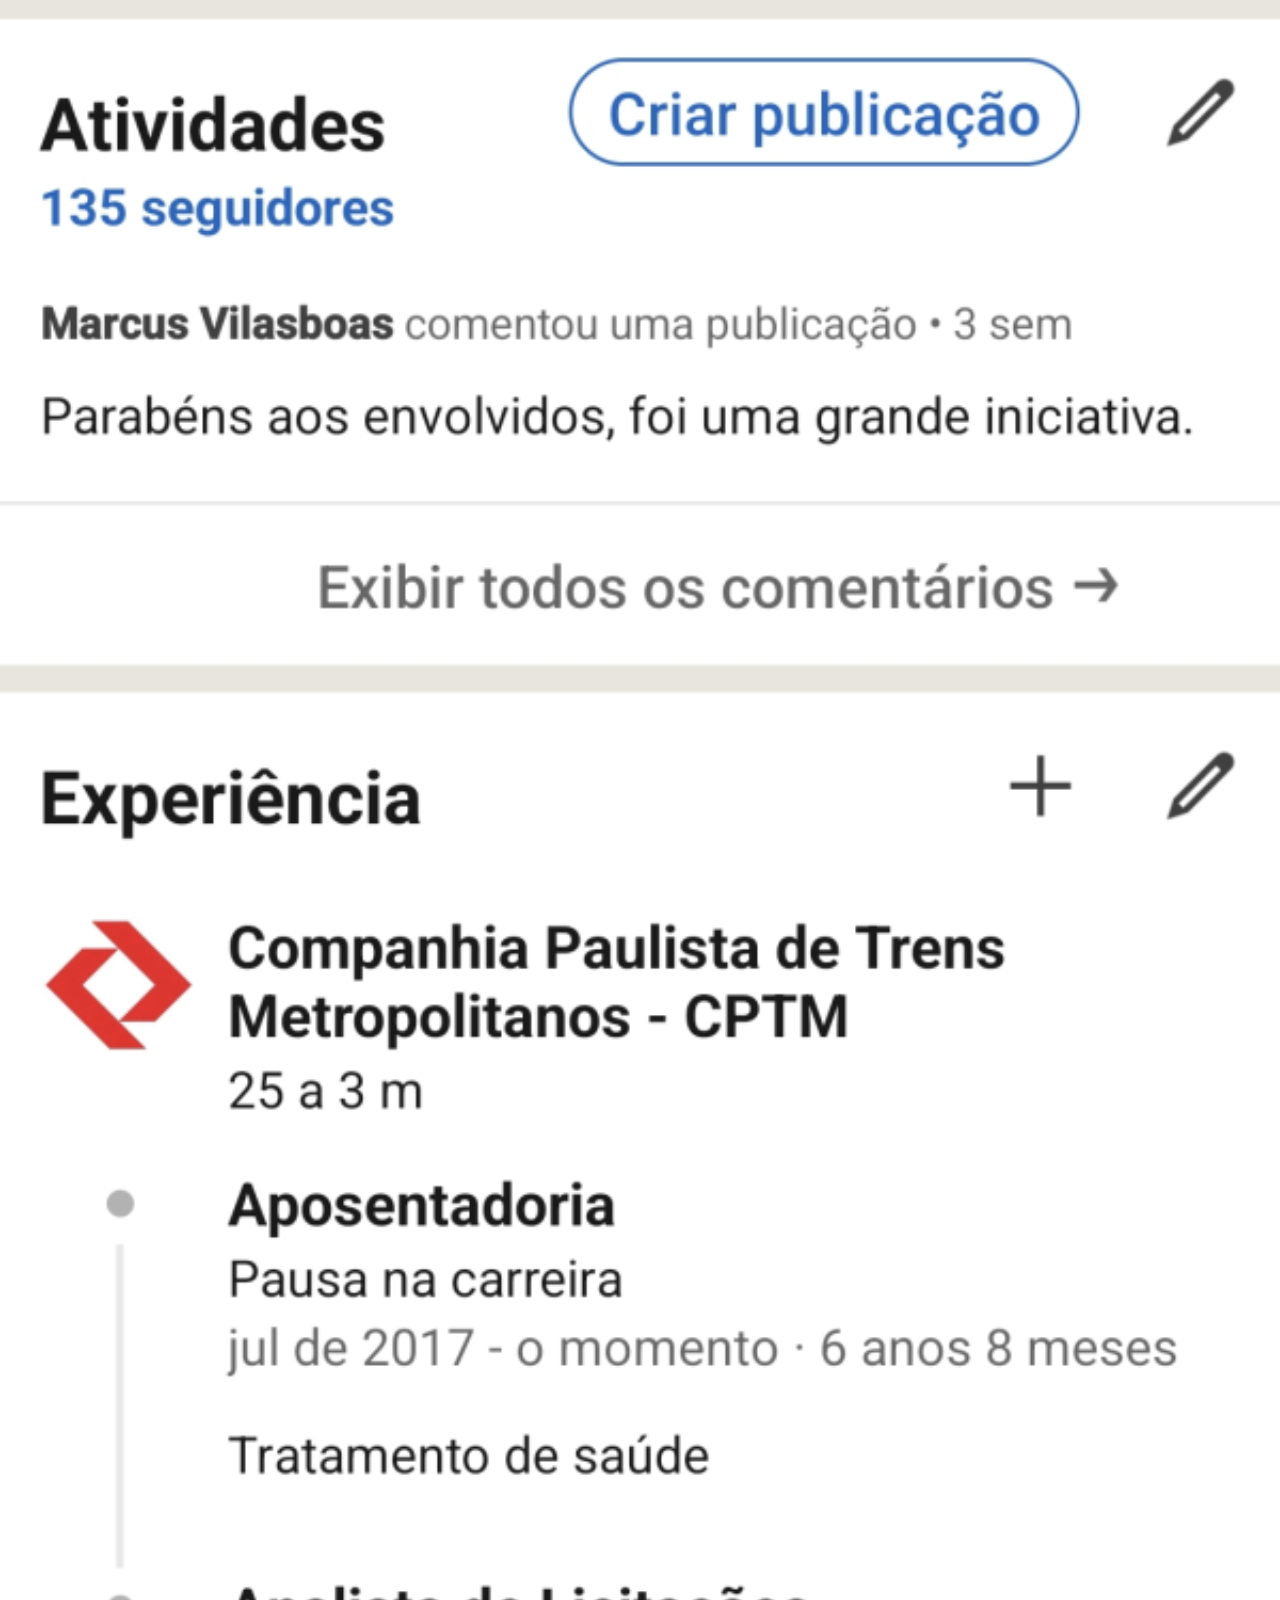
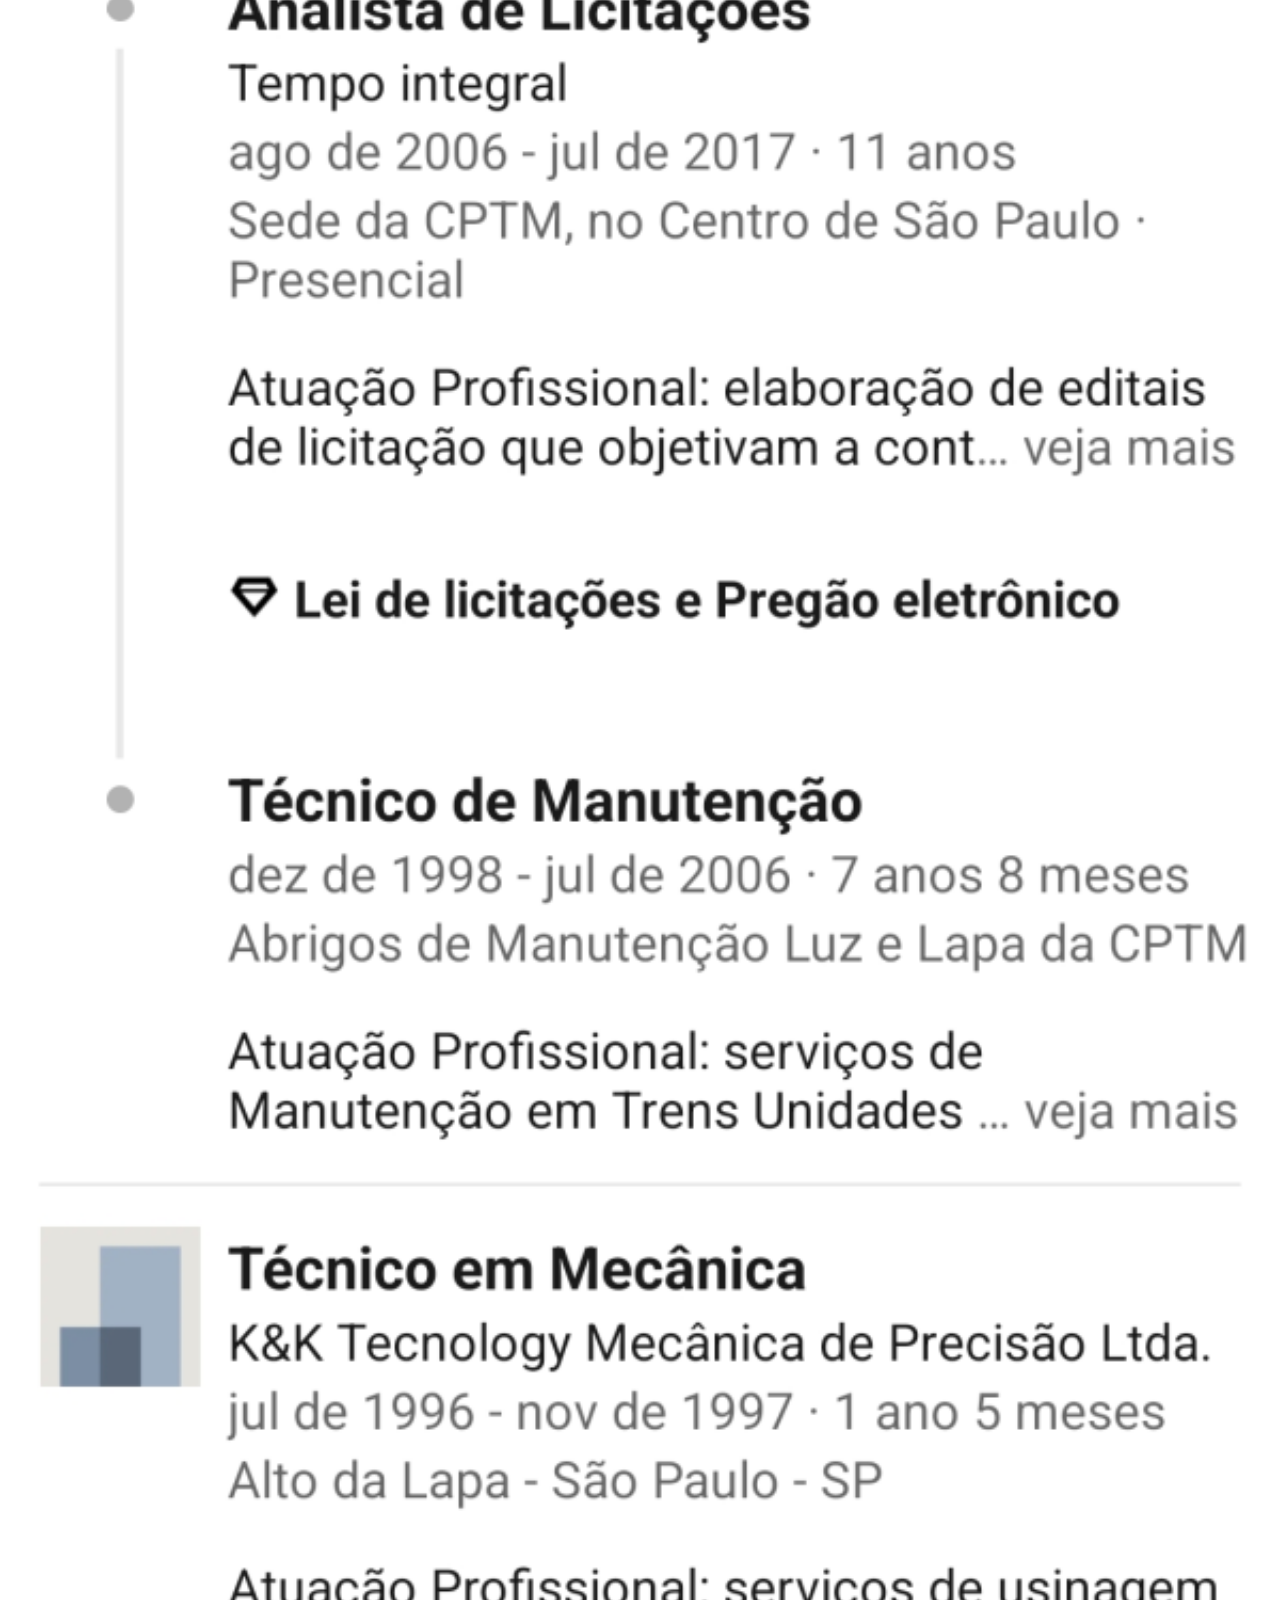
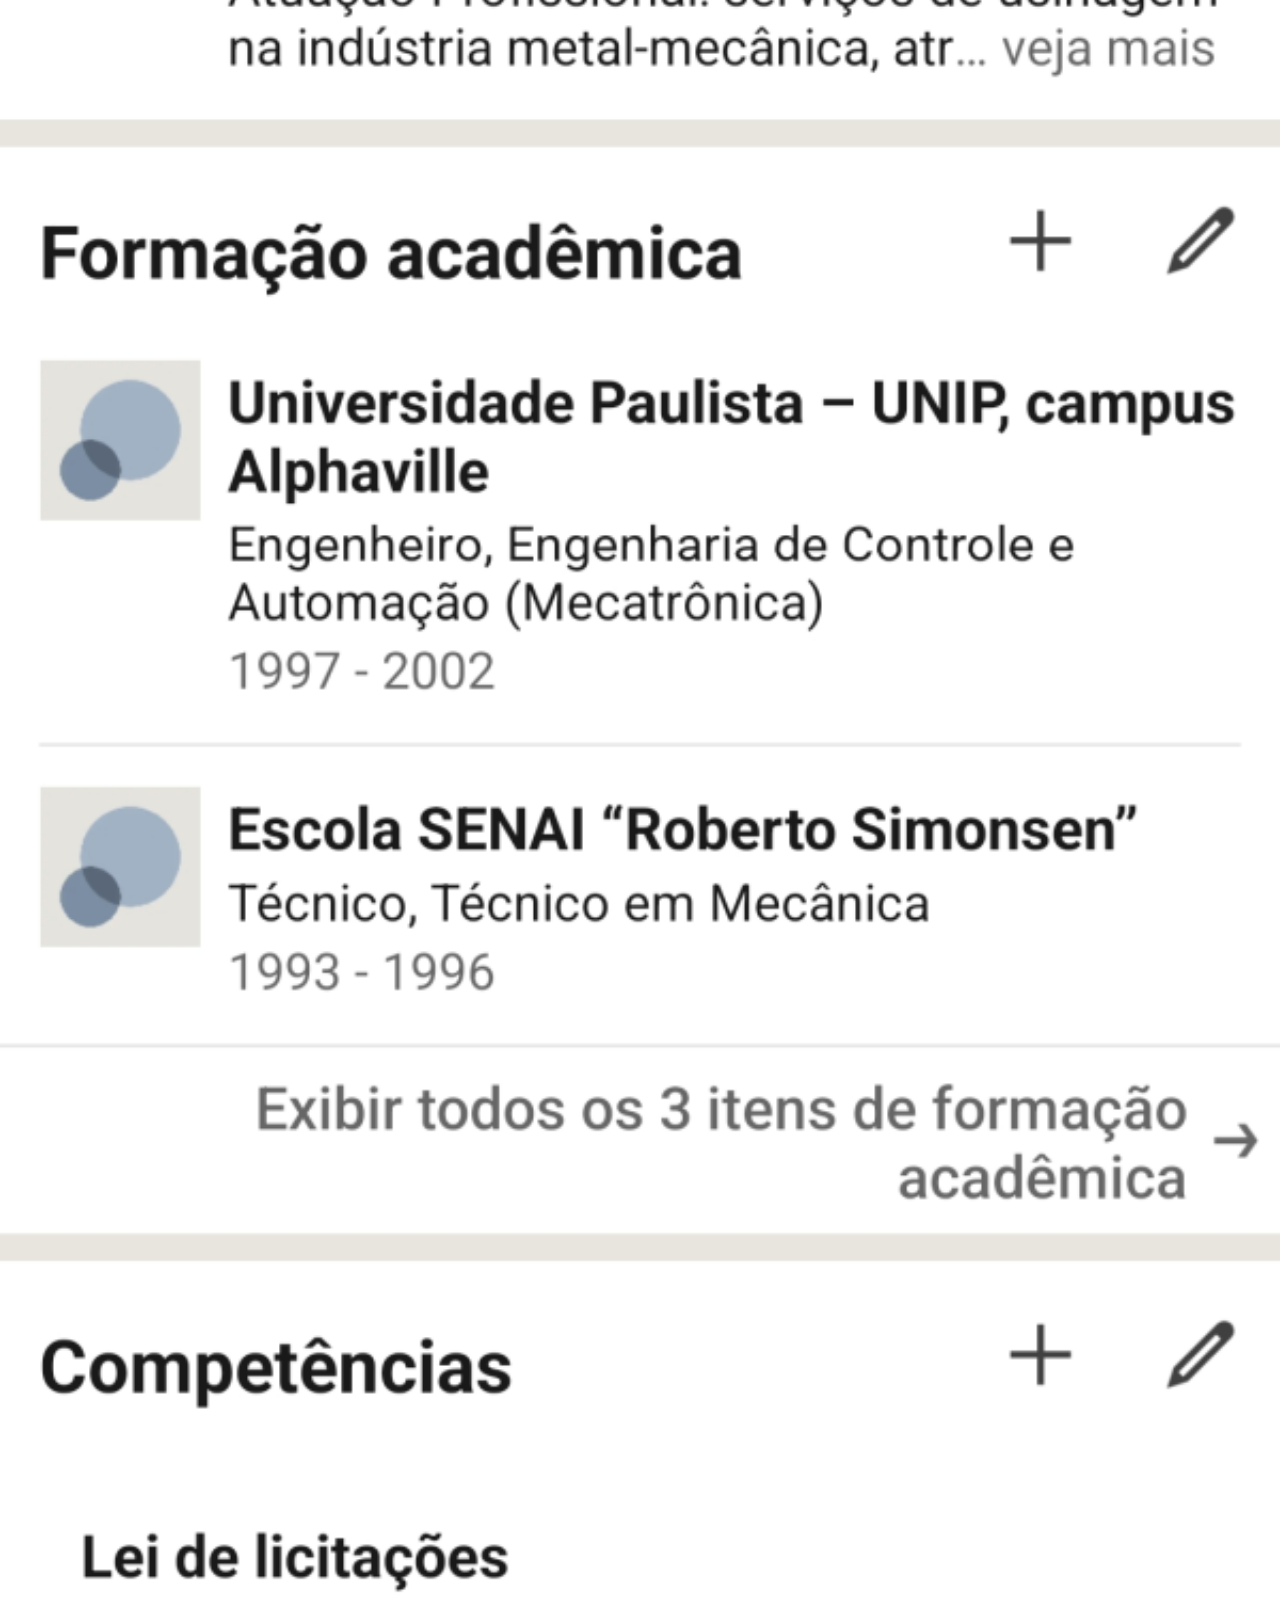
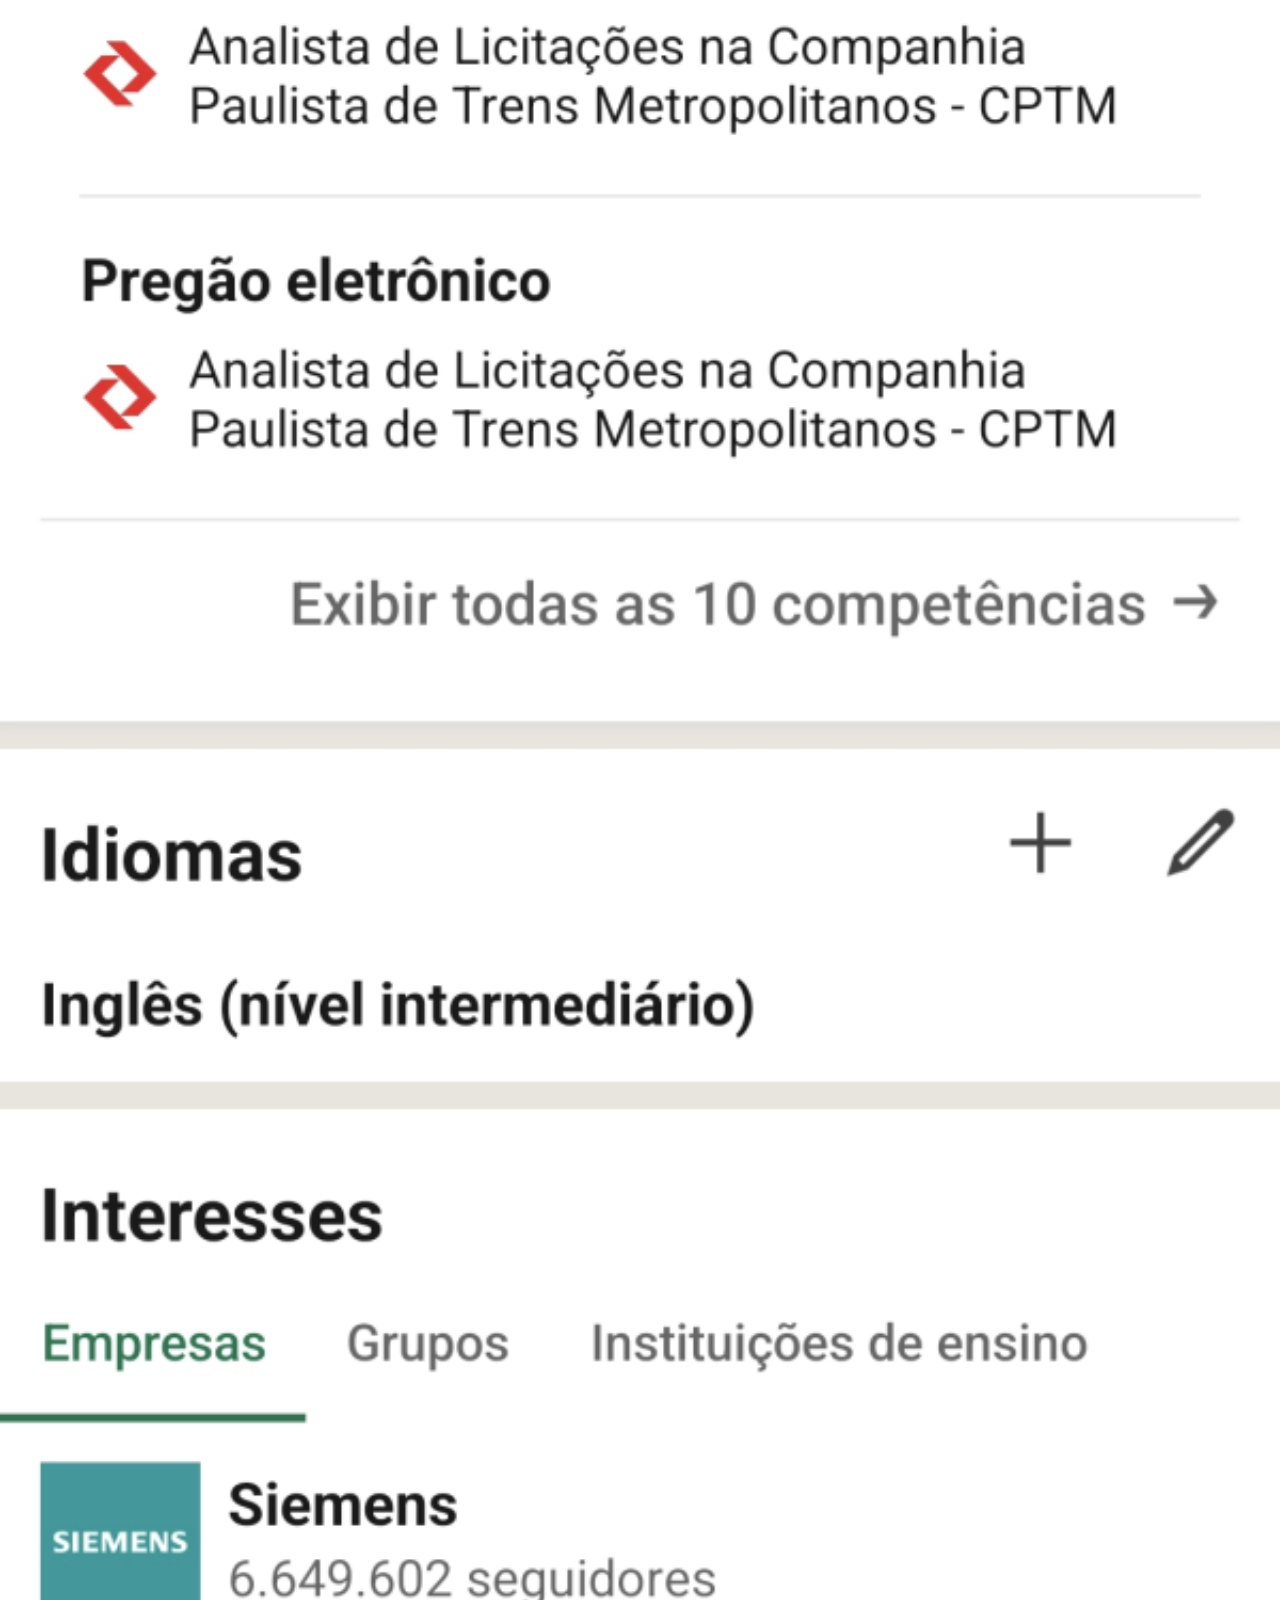
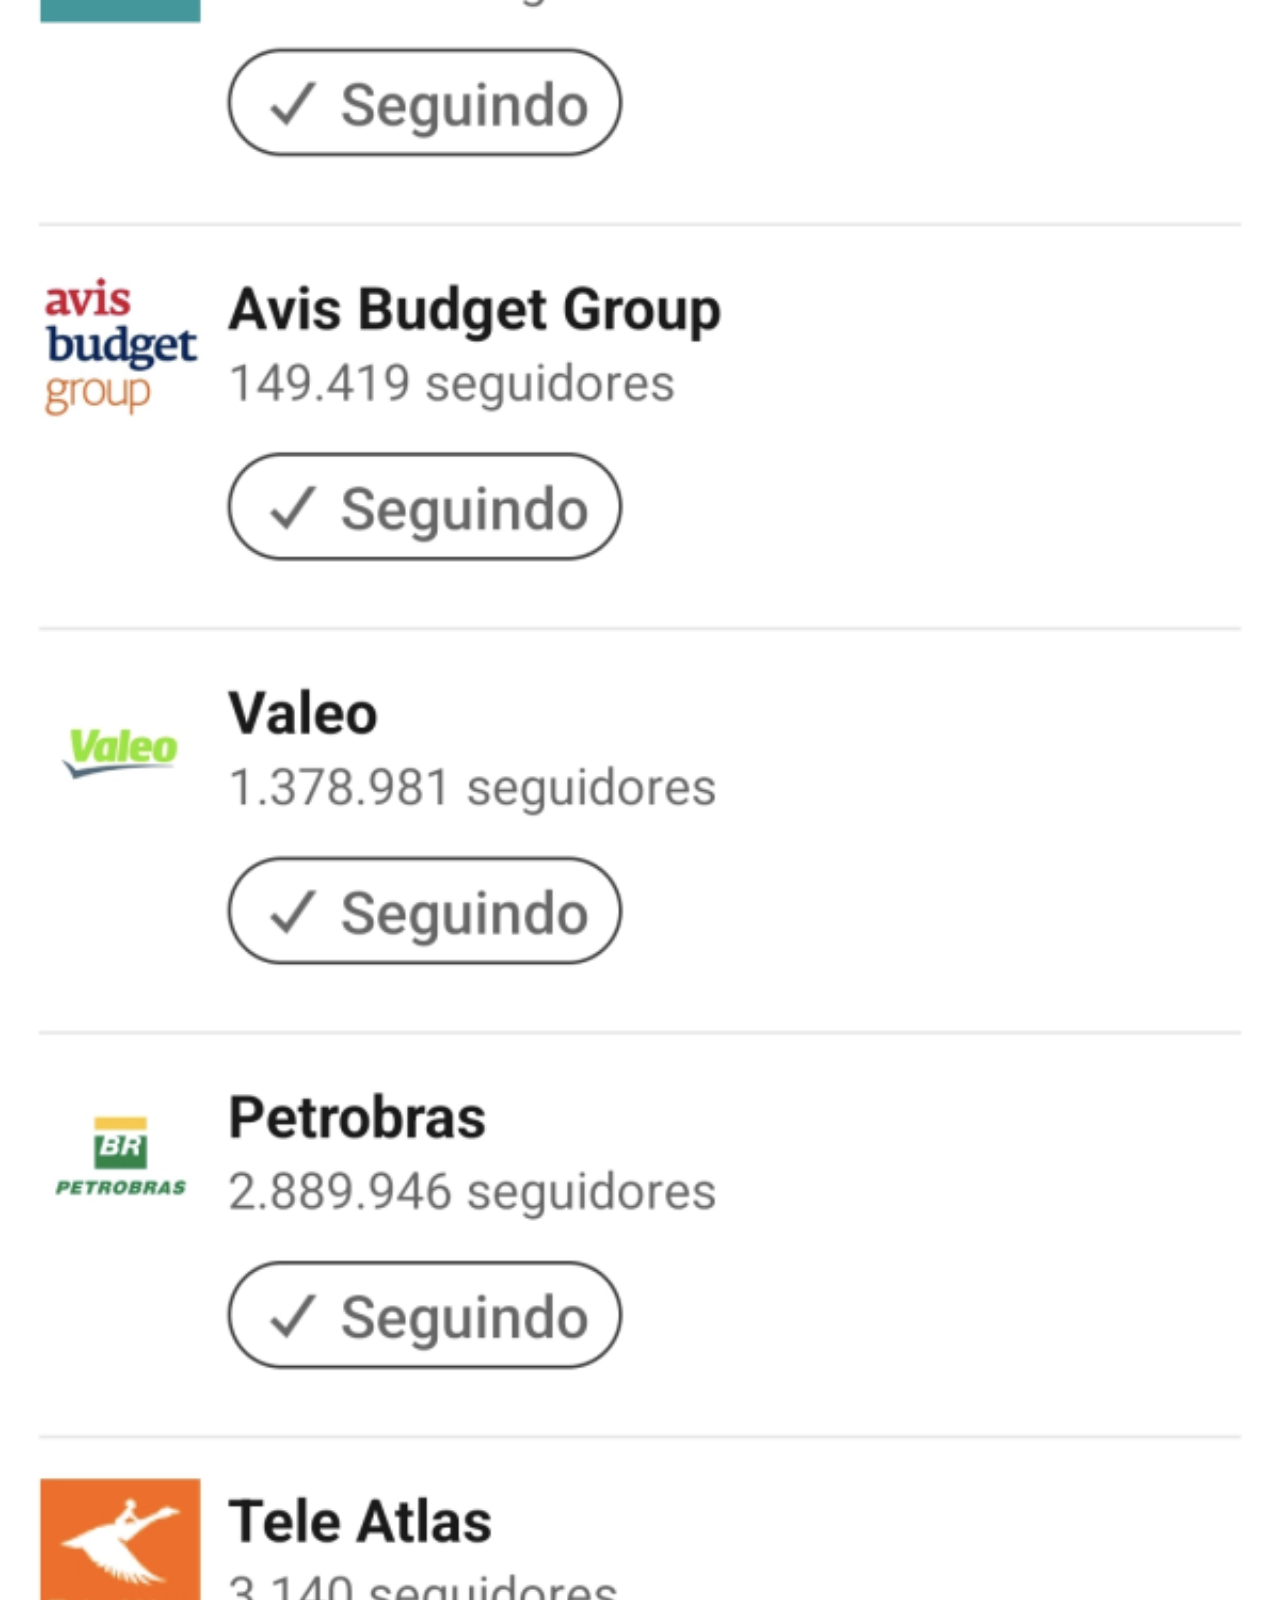
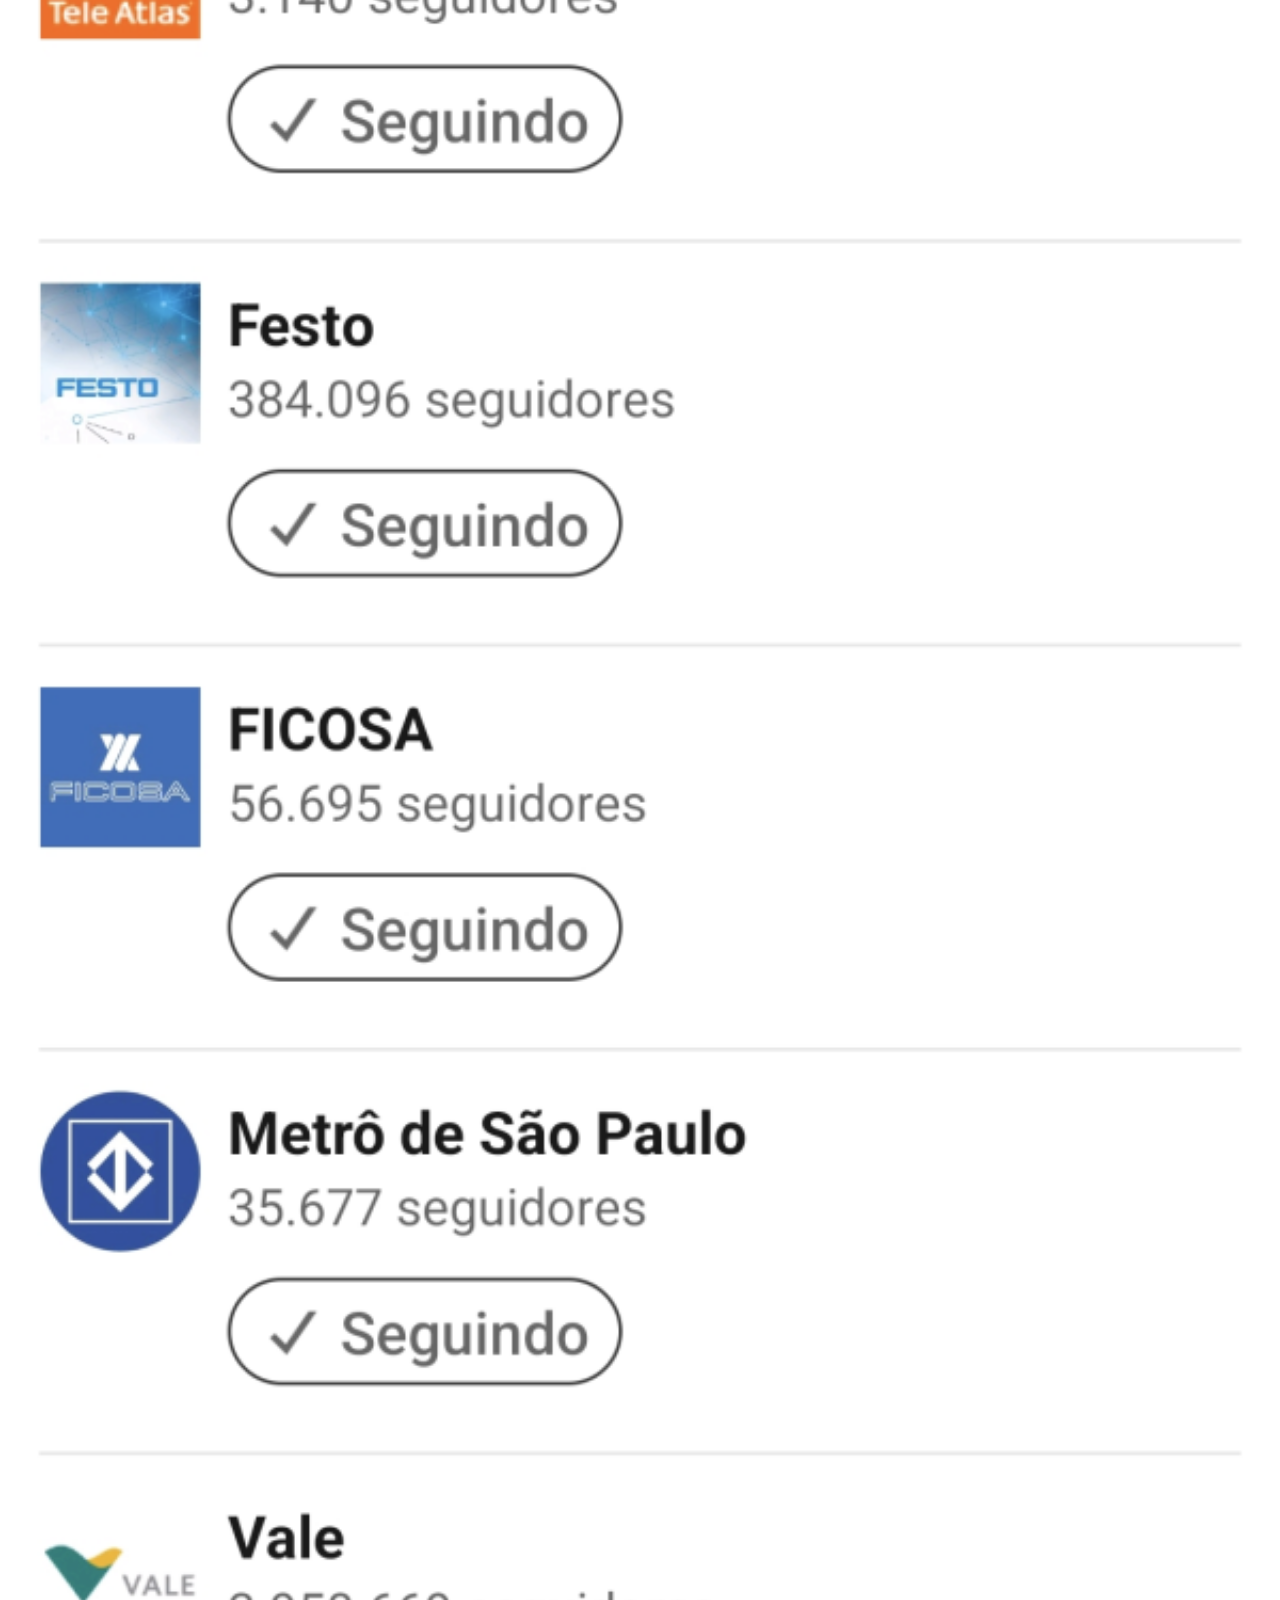
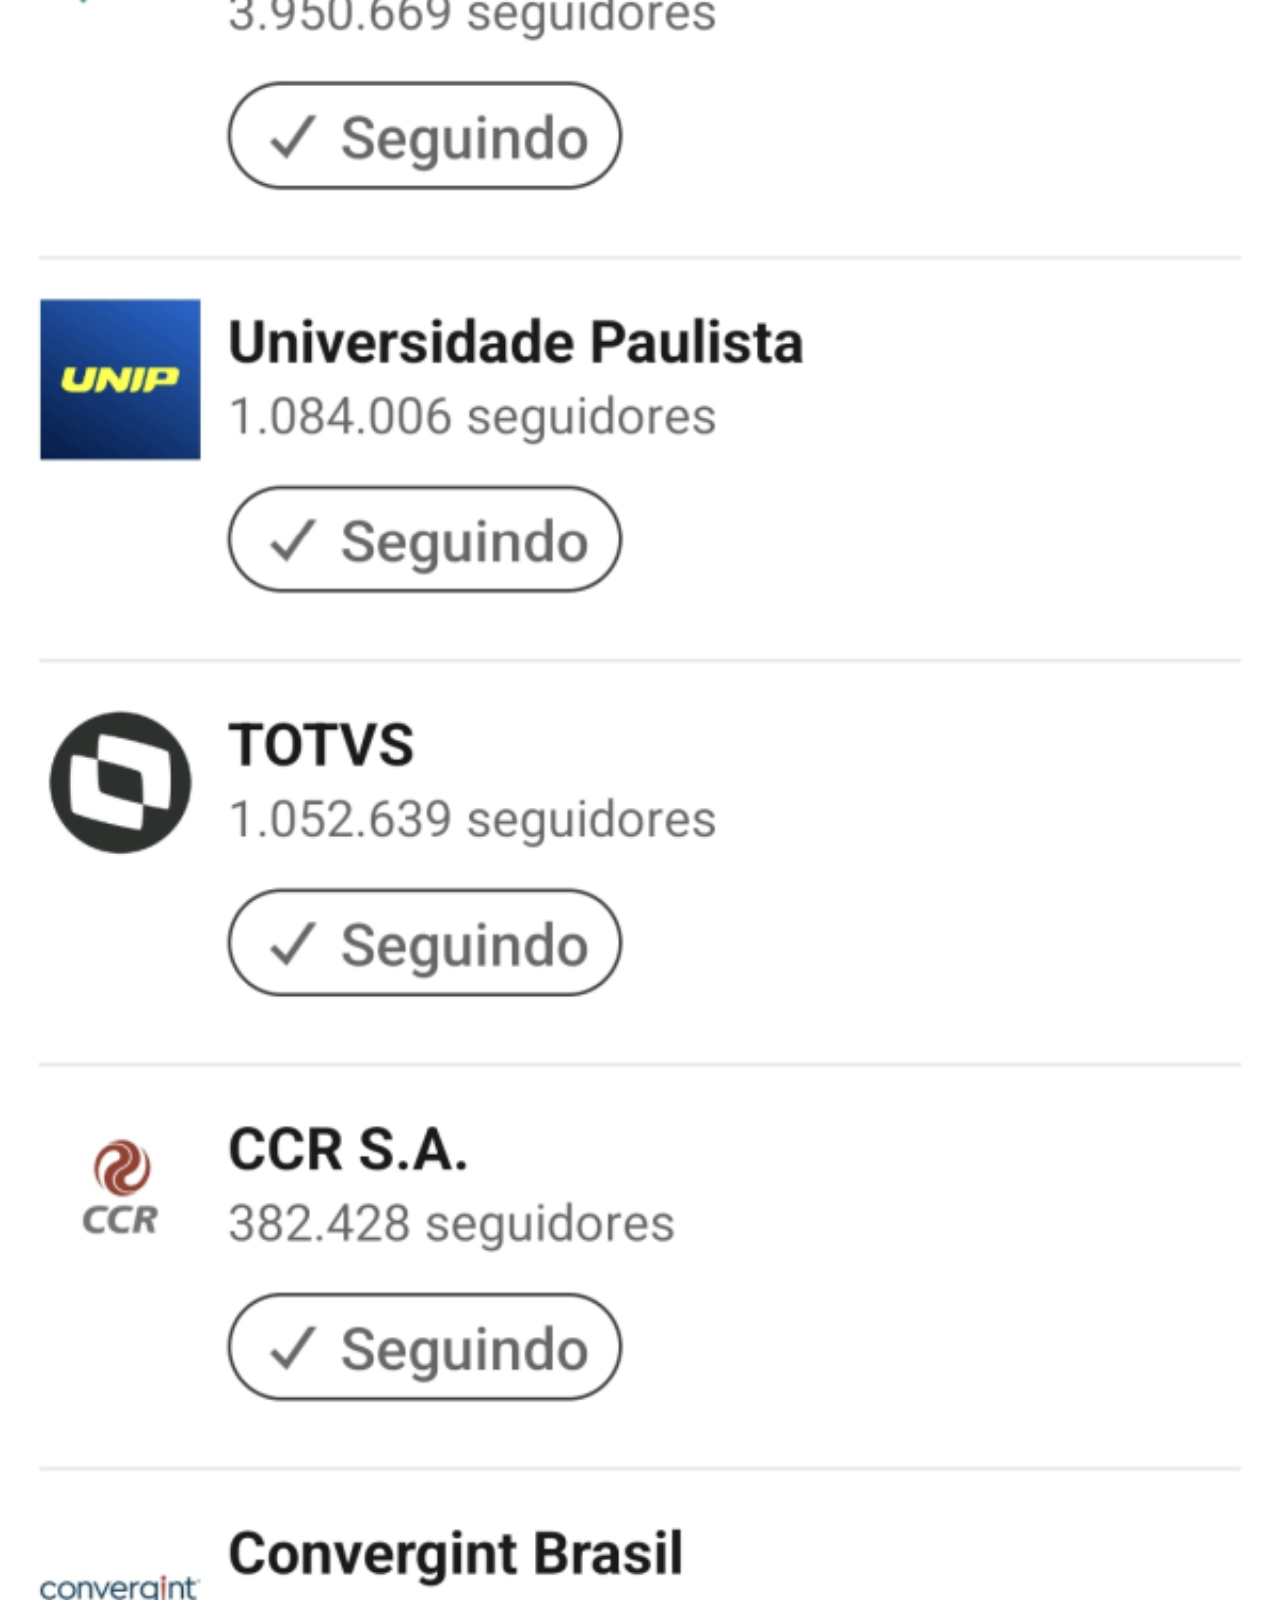
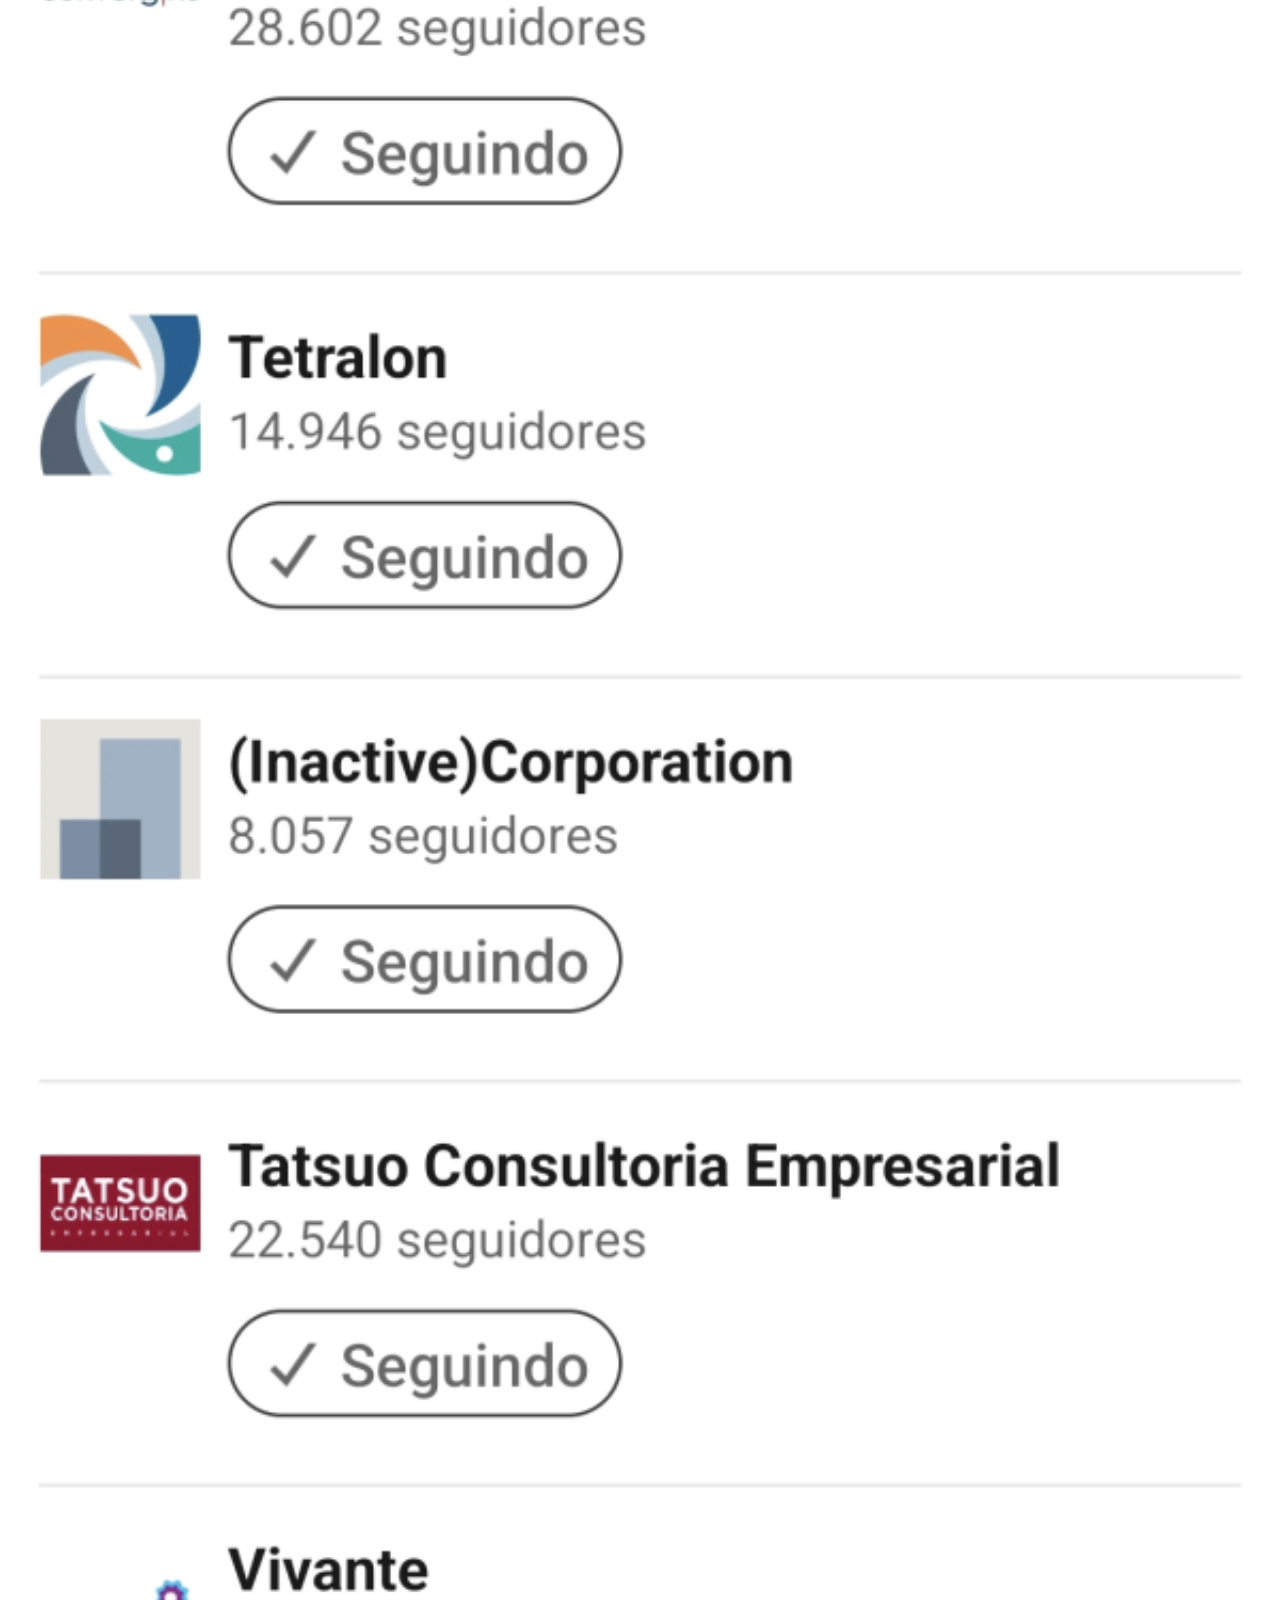
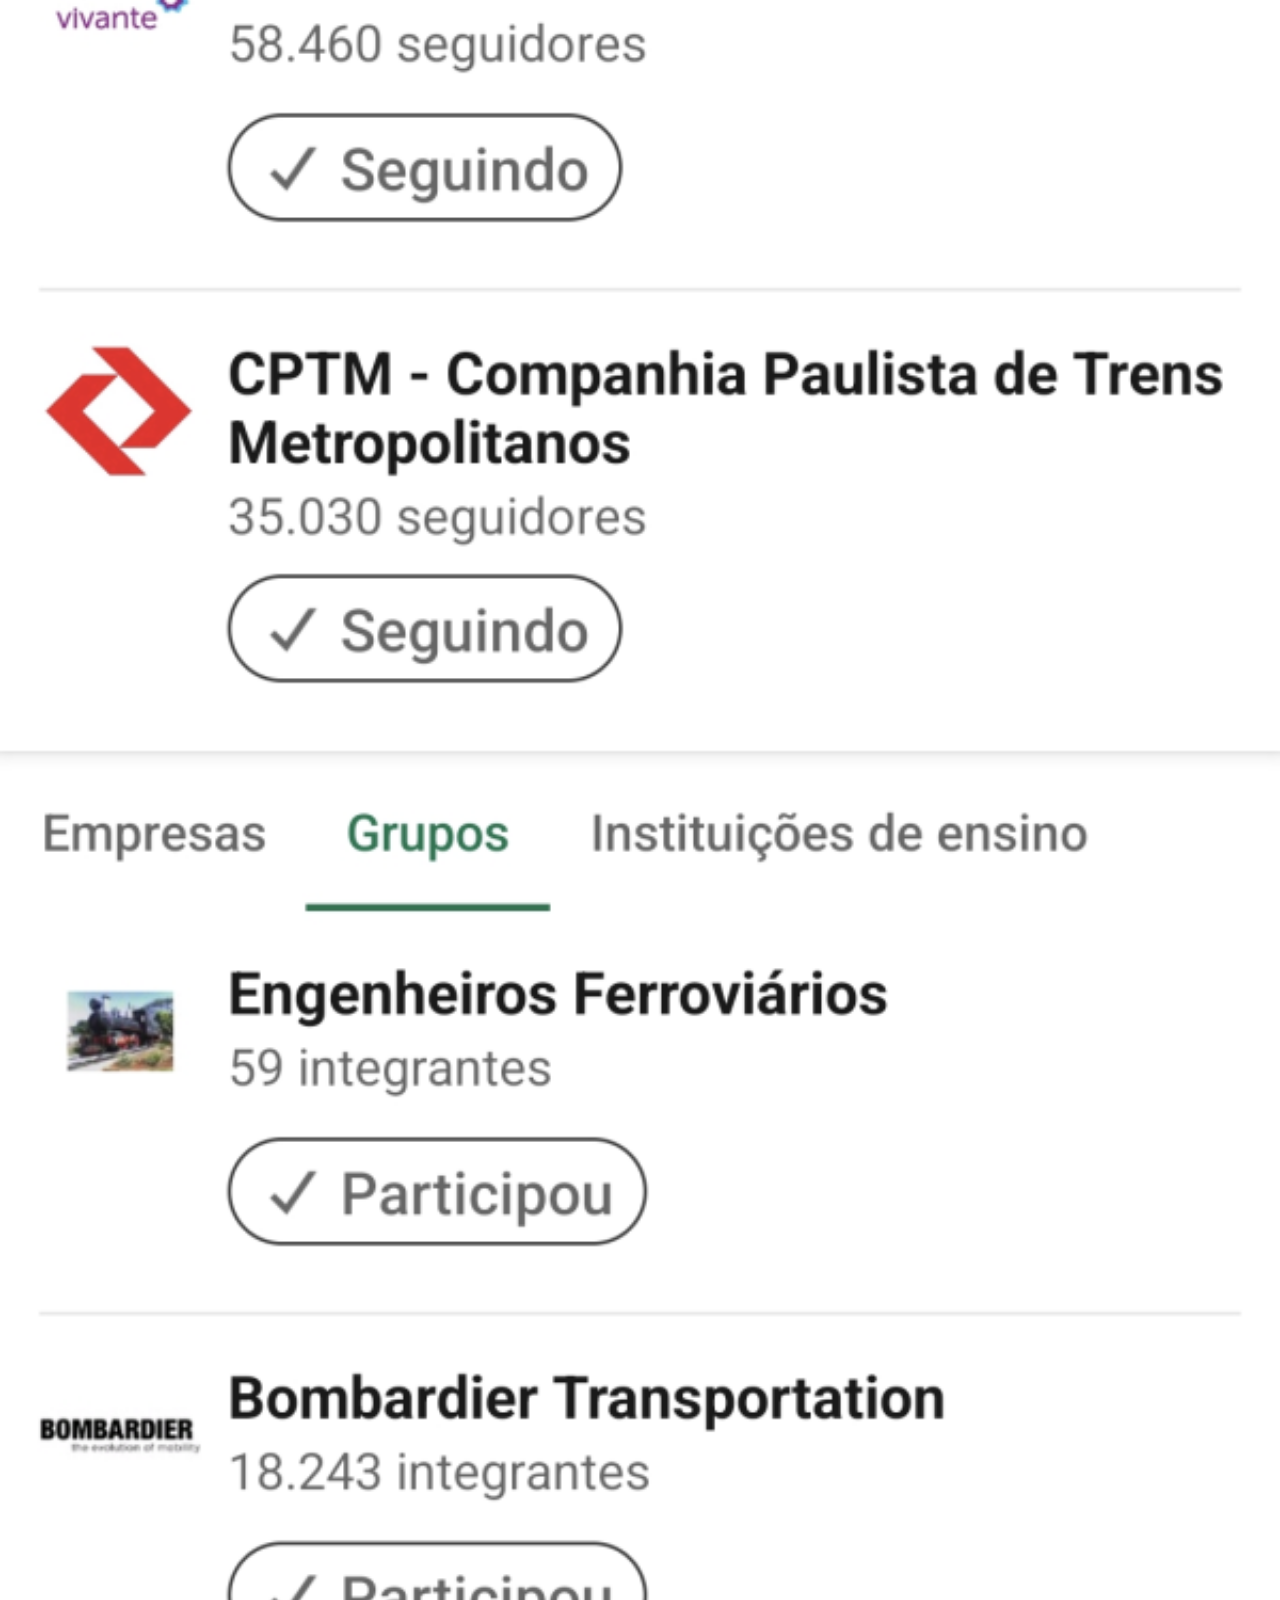
<file: linkedin.html>
<!DOCTYPE html>
<html lang="pt-br">
<head>
    <meta charset="UTF-8">
    <meta name="viewport" content="width=device-width, initial-scale=1.0">
    <title>LinkedIn</title>
    <link rel="stylesheet" href="estilos/social.css">
</head>
<body>
    <img src="imagens/tela-linkedin.png" alt="LinkedIn"><a href="https://www.linkedin.com/in/marcus-vilasboas-41468034/" target="_blank">ACESSE</a>
</body>
</html>
</file>
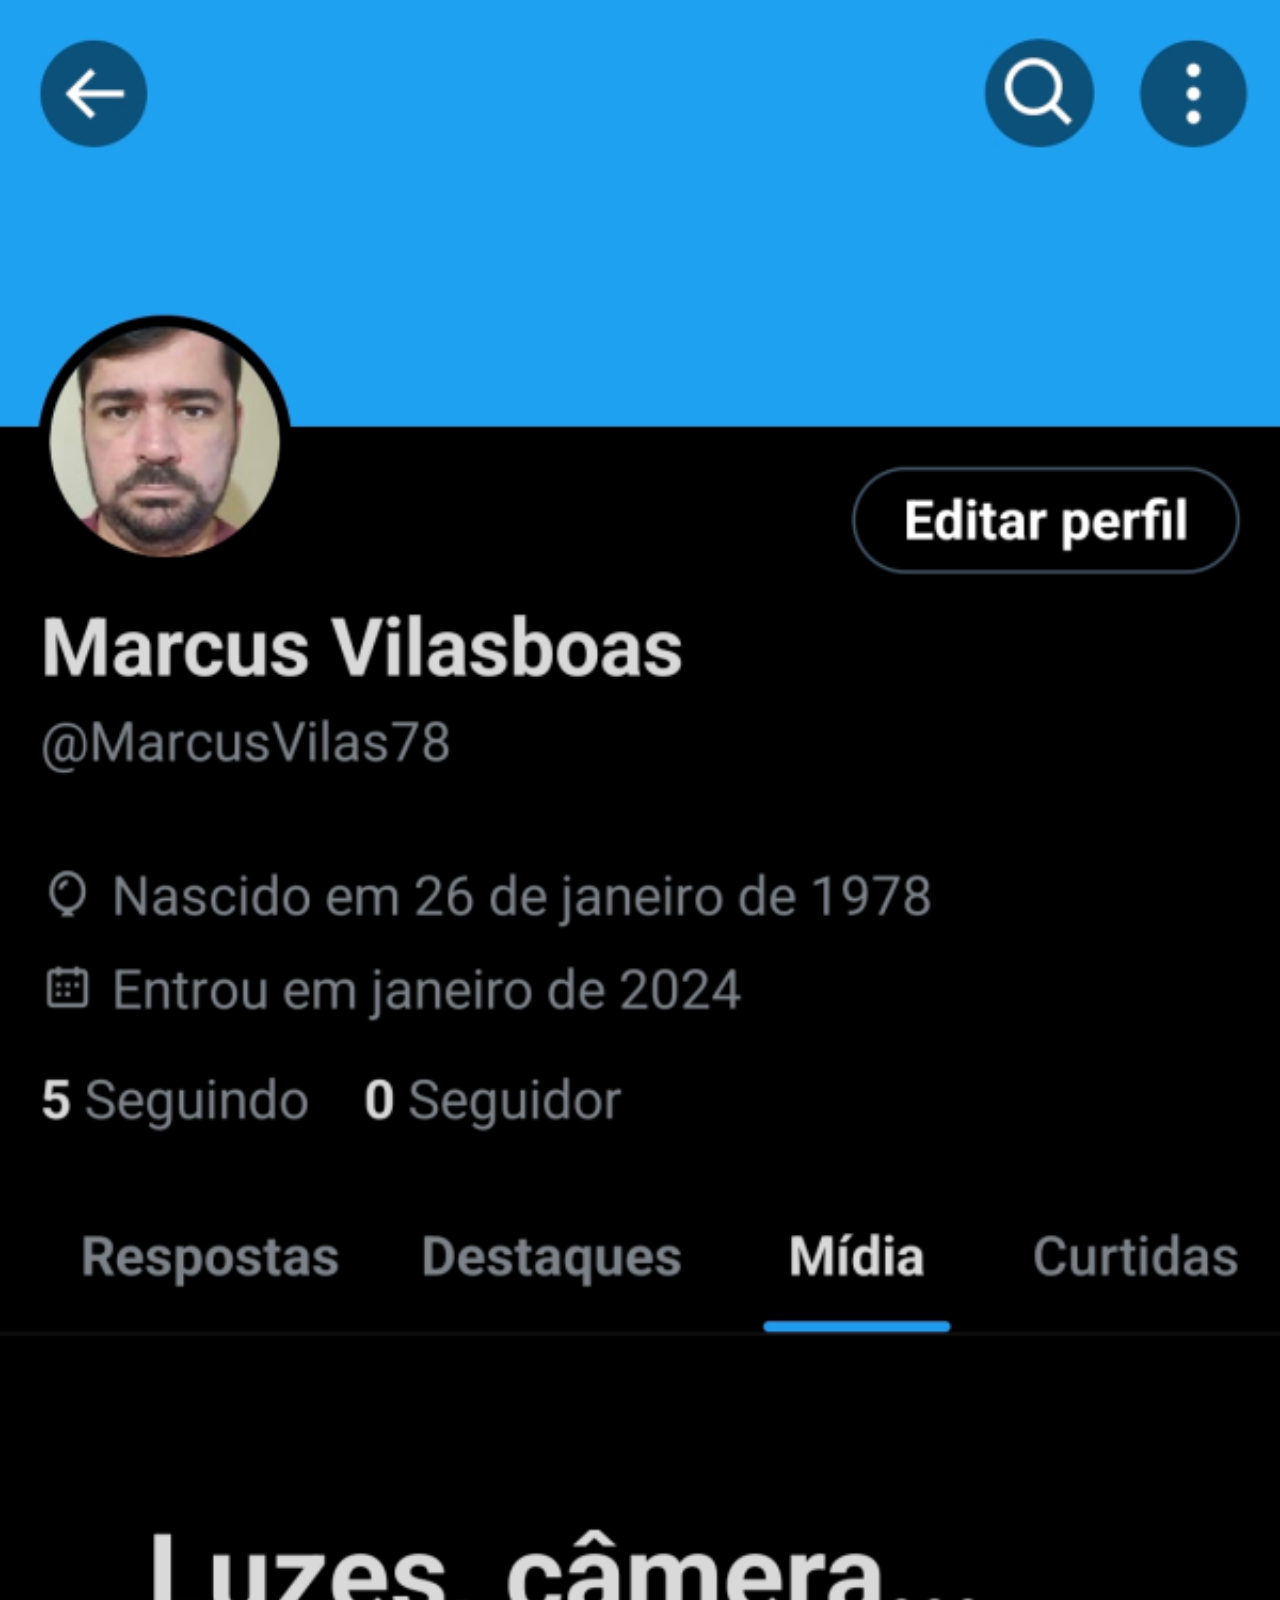
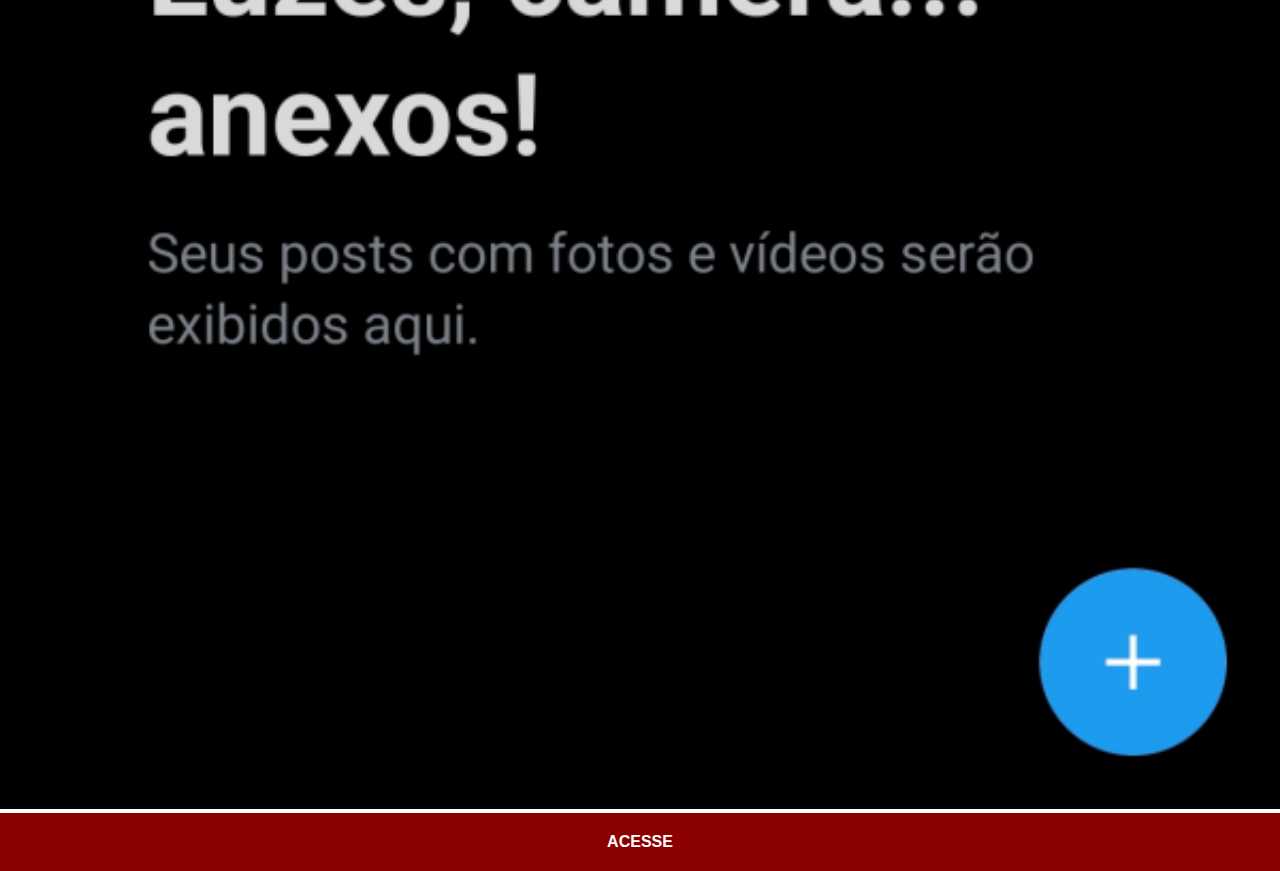
<file: twiter.html>
<!DOCTYPE html>
<html lang="pt-br">
<head>
    <meta charset="UTF-8">
    <meta name="viewport" content="width=device-width, initial-scale=1.0">
    <title>Twiter</title>
    <link rel="stylesheet" href="estilos/social.css">
</head>
<body>
    <img src="imagens/tela-twitter.png" alt="Twiter"><a href="https://twitter.com/MarcusVilas78" target="_blank">ACESSE</a>
</body>
</html>
</file>
<file: estilos/style.css>
@charset "UTF-8";

* {
    margin: 0px;
    padding: 0px;
    font-family: Arial, Helvetica, sans-serif;
}

html, body {
    height: 100vh;
    width: 100vw;
    background-color: black;
}

body {
    background: url('../imagens/fundo-madeira.jpg') no-repeat top center;
    background-size: cover;
    background-attachment: fixed;
}

main {
    position: relative;
    height: 100vh;
}

section#telefone {
    position: absolute;
    top: 50%;
    left: 50%;
    transform: translate(-50%, -50%);

    height: 645px;
    width: 311px;
    background: url('../imagens/frame-s10.png')no-repeat;
}

iframe#tela {
    position: relative;
    top: 9px;
    left: 9px;
    width: 294px;
    height: 621px;
    border-radius: 25px;
}

section#redes-sociais {
    text-align: right;
}

section#redes-sociais img {
    width: 50px;
    height: 50px;
    margin: 10px;
    border-radius: 50%;
    box-shadow: 2px 2px 5px rgba(0, 0, 0, 0.400);
    box-sizing: border-box;
}

section#redes-sociais img:hover {
    border: 2px solid rgba(255, 255, 255, 0.600);
    transform: translate(-3px, -3px);
    box-shadow: 5px 5px 10px rgba(0, 0, 0, 0.600);
    transition: transform 0.3s, border 0.4s;
}
</file>
<file: estilos/social.css>
@charset "UTF-8";

* {
    margin: 0px;
    padding: 0px;
    font-family: Arial, Helvetica, sans-serif;
}

::-webkit-scrollbar {
    width: 0px;
    height: 0px;
}

img {
    width: 100vw;

}

a {
    display: block;
    background-color: darkred;
    color: white;
    padding: 20PX;
    text-align: center;
    font-weight: bolder;
    text-decoration: none;
}
a:hover {
    background-color: red;
}
</file>
